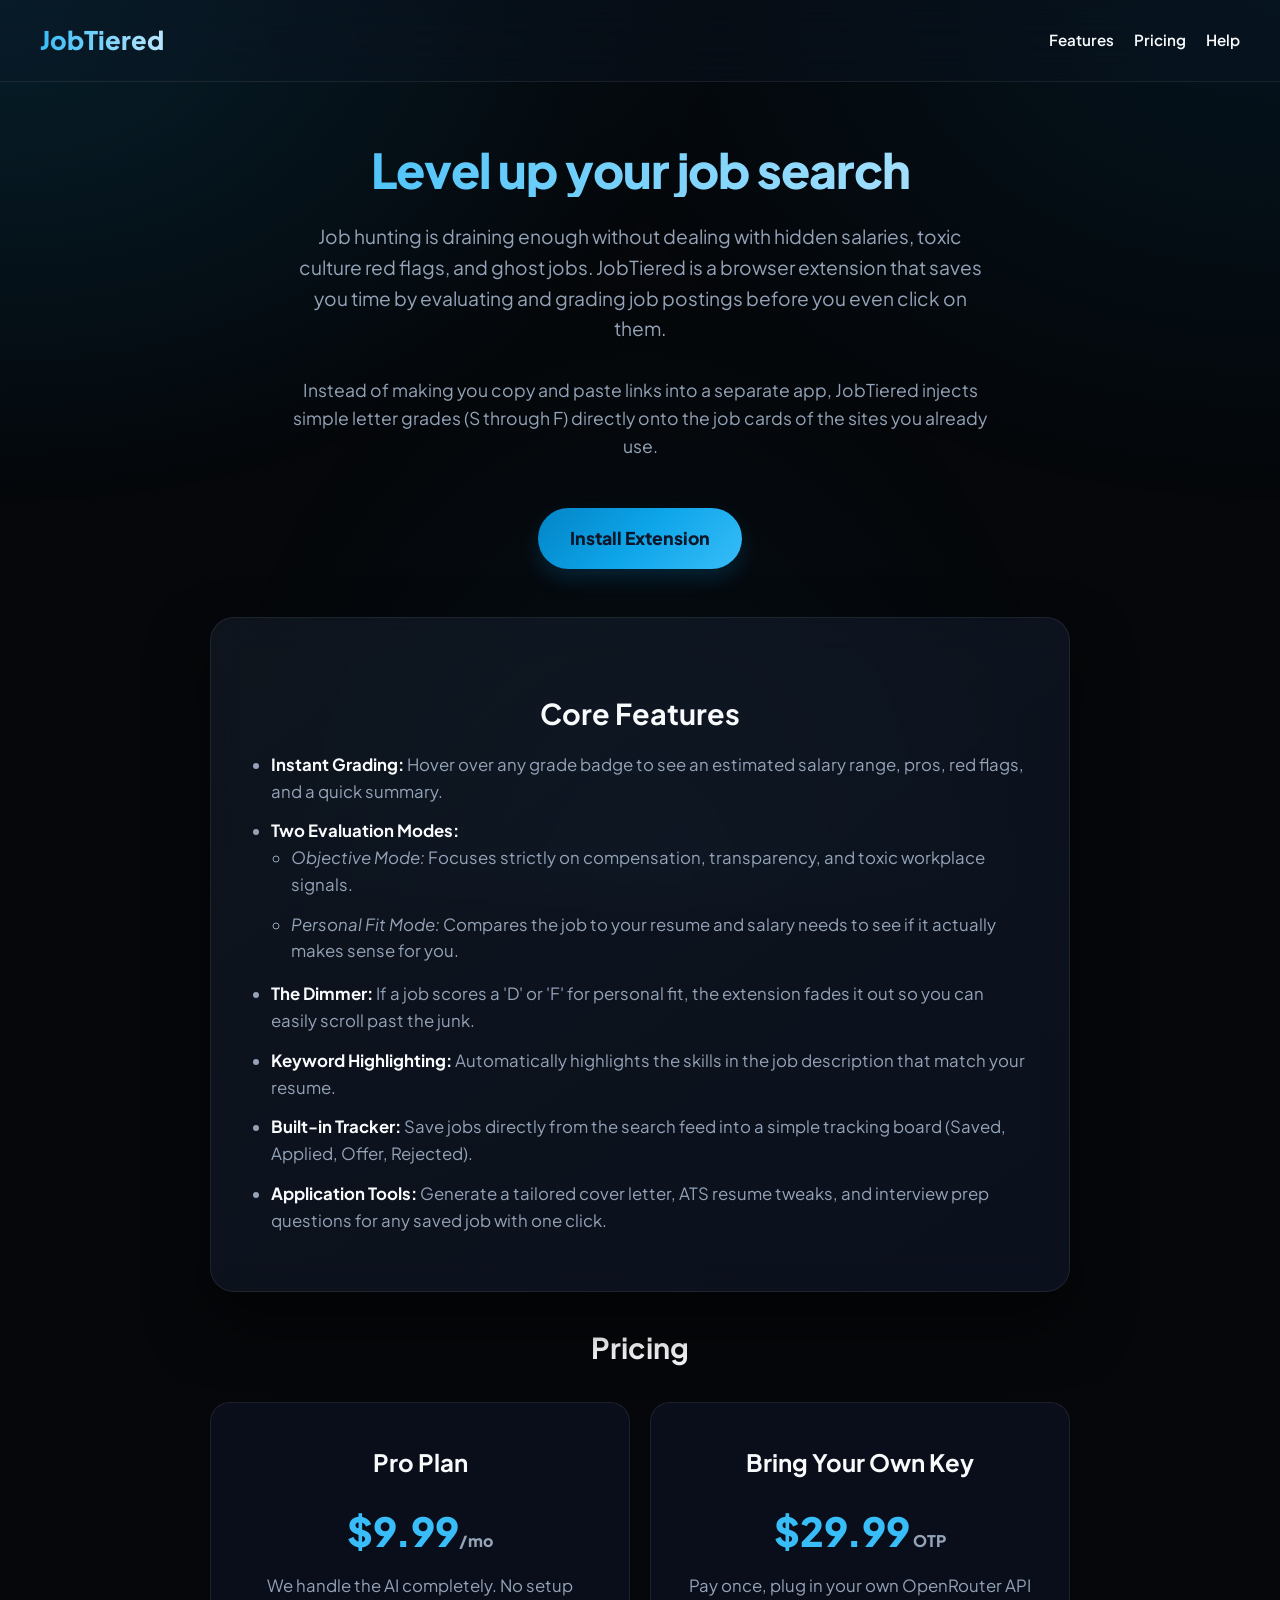
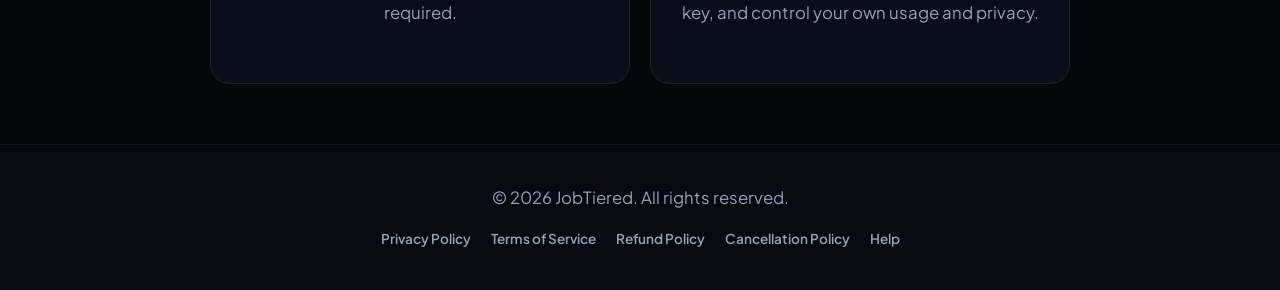
<file: index.html>
<!DOCTYPE html>
<html lang="en">
<head>
<meta charset="UTF-8">
<meta name="viewport" content="width=device-width, initial-scale=1.0">
<title>JobTiered - Evaluate Job Postings Instantly</title>
<style>
@import url('https://fonts.googleapis.com/css2?family=Plus+Jakarta+Sans:wght@400;500;600;700;800&display=swap');

:root {
    --text-main: #f8fafc;
    --text-muted: #94a3b8;
    --surface-glass: rgba(15, 23, 42, 0.45);
    --border-glass: rgba(255, 255, 255, 0.08);
    --border-highlight: rgba(56, 189, 248, 0.3);
    --gradient-primary: linear-gradient(135deg, #0284c7 0%, #0ea5e9 50%, #38bdf8 100%);
    --gradient-text: linear-gradient(to right, #38bdf8, #bae6fd);
}

* { box-sizing: border-box; margin: 0; padding: 0; -webkit-tap-highlight-color: transparent; }

html, body { width: 100%; max-width: 100vw; overflow-x: hidden; position: relative; }

body {
    font-family: 'Plus Jakarta Sans', sans-serif;
    color: var(--text-main);
    background-color: #05070a;
    min-height: 100dvh;
    display: flex;
    flex-direction: column;
    line-height: 1.6;
}

body::before {
    content: ''; position: fixed; top: 0; left: 0; right: 0; bottom: 0;
    width: 100%; height: 100%;
    background-image: radial-gradient(at 0% 0%, rgba(14, 165, 233, 0.15) 0, transparent 40%),
                      radial-gradient(at 100% 0%, rgba(2, 132, 199, 0.1) 0, transparent 40%),
                      radial-gradient(at 50% 100%, rgba(56, 189, 248, 0.05) 0, transparent 50%);
    background-repeat: no-repeat; background-size: cover; z-index: -10;
}

a { color: #38bdf8; text-decoration: none; transition: 0.2s; }
a:hover { color: #bae6fd; }

nav {
    padding: 20px 40px; display: flex; justify-content: space-between; align-items: center;
    background: rgba(15, 23, 42, 0.3); backdrop-filter: blur(20px); -webkit-backdrop-filter: blur(20px);
    border-bottom: 1px solid var(--border-glass); position: sticky; top: 0; z-index: 100;
}
.logo-text { font-size: 1.6rem; font-weight: 800; background: var(--gradient-text); -webkit-background-clip: text; -webkit-text-fill-color: transparent; text-decoration: none; }
.nav-links { display: flex; gap: 20px; align-items: center; }
.nav-link { color: var(--text-main); font-weight: 600; font-size: 0.95rem; }
.nav-link:hover { color: #38bdf8; }

.container { max-width: 900px; margin: 0 auto; padding: 60px 20px; flex: 1; width: 100%; }

.glass-panel {
    background: linear-gradient(145deg, rgba(30, 41, 59, 0.4) 0%, rgba(15, 23, 42, 0.6) 100%);
    backdrop-filter: blur(20px); -webkit-backdrop-filter: blur(20px); border: 1px solid var(--border-glass);
    border-radius: 24px; padding: 40px; box-shadow: 0 30px 60px rgba(0,0,0,0.5);
    margin-bottom: 30px;
}

.hero { text-align: center; margin-bottom: 3rem; }
h1 { font-size: 3rem; font-weight: 800; margin-bottom: 1.5rem; line-height: 1.15; letter-spacing: -1px; background: var(--gradient-text); -webkit-background-clip: text; -webkit-text-fill-color: transparent; }
h2 { font-size: 1.8rem; font-weight: 700; margin: 2rem 0 1rem; color: #f8fafc; text-align: center; }
h3 { font-size: 1.2rem; font-weight: 700; margin: 1.5rem 0 0.5rem; color: #38bdf8; }
p { margin-bottom: 1rem; color: var(--text-muted); font-size: 1.05rem; }
ul { margin-bottom: 1rem; color: var(--text-muted); padding-left: 20px; font-size: 1.05rem; }
li { margin-bottom: 0.8rem; }
strong { color: #f8fafc; }

.primary-btn {
    display: inline-block; background: var(--gradient-primary); color: #0f172a; border: none;
    padding: 16px 32px; font-size: 1.1rem; font-weight: 800; border-radius: 40px; cursor: pointer;
    transition: 0.3s; text-align: center; text-decoration: none; margin-top: 1rem; box-shadow: 0 10px 20px rgba(2, 132, 199, 0.2);
}
.primary-btn:hover { transform: translateY(-3px); box-shadow: 0 15px 40px rgba(14, 165, 233, 0.4); color: #0f172a; }

.pricing-grid { display: grid; grid-template-columns: 1fr 1fr; gap: 20px; margin-top: 2rem; }
.price-card { text-align: center; padding: 40px 30px; border-radius: 20px; background: rgba(15, 23, 42, 0.5); border: 1px solid var(--border-glass); display: flex; flex-direction: column; justify-content: center; }
.price-card h3 { color: #f8fafc; font-size: 1.5rem; margin-top: 0; }
.price-card .price { font-size: 2.5rem; font-weight: 800; color: #38bdf8; margin: 10px 0; }

.site-footer {
    padding: 40px 20px; margin-top: auto; text-align: center; border-top: 1px solid var(--border-glass);
    background: rgba(15, 23, 42, 0.2); color: var(--text-muted);
}
.footer-links { display: flex; justify-content: center; gap: 20px; flex-wrap: wrap; margin-top: 15px; }
.footer-links a { font-size: 0.85rem; color: var(--text-muted); font-weight: 600; }
.footer-links a:hover { color: #38bdf8; }

@media (max-width: 768px) {
    nav { padding: 15px; flex-direction: column; gap: 15px; }
    h1 { font-size: 2.2rem; }
    .pricing-grid { grid-template-columns: 1fr; }
    .glass-panel { padding: 25px; }
}
</style>
</head>
<body>
    <nav>
        <a href="/" class="logo-text">JobTiered</a>
        <div class="nav-links">
            <a href="#features" class="nav-link">Features</a>
            <a href="#pricing" class="nav-link">Pricing</a>
            <a href="/help/" class="nav-link">Help</a>
        </div>
    </nav>

    <div class="container">
        <div class="hero">
            <h1>Level up your job search</h1>
            <p style="font-size: 1.2rem; max-width: 700px; margin: 0 auto 2rem;">Job hunting is draining enough without dealing with hidden salaries, toxic culture red flags, and ghost jobs. JobTiered is a browser extension that saves you time by evaluating and grading job postings before you even click on them.</p>
            <p style="font-size: 1.1rem; max-width: 700px; margin: 0 auto 2rem;">Instead of making you copy and paste links into a separate app, JobTiered injects simple letter grades (S through F) directly onto the job cards of the sites you already use.</p>
            <a href="https://chrome.google.com/webstore" class="primary-btn">Install Extension</a>
        </div>

        <div class="glass-panel" id="features">
            <h2>Core Features</h2>
            <ul>
                <li><strong>Instant Grading:</strong> Hover over any grade badge to see an estimated salary range, pros, red flags, and a quick summary.</li>
                <li><strong>Two Evaluation Modes:</strong>
                    <ul>
                        <li><em>Objective Mode:</em> Focuses strictly on compensation, transparency, and toxic workplace signals.</li>
                        <li><em>Personal Fit Mode:</em> Compares the job to your resume and salary needs to see if it actually makes sense for you.</li>
                    </ul>
                </li>
                <li><strong>The Dimmer:</strong> If a job scores a 'D' or 'F' for personal fit, the extension fades it out so you can easily scroll past the junk.</li>
                <li><strong>Keyword Highlighting:</strong> Automatically highlights the skills in the job description that match your resume.</li>
                <li><strong>Built-in Tracker:</strong> Save jobs directly from the search feed into a simple tracking board (Saved, Applied, Offer, Rejected).</li>
                <li><strong>Application Tools:</strong> Generate a tailored cover letter, ATS resume tweaks, and interview prep questions for any saved job with one click.</li>
            </ul>
        </div>

        <div id="pricing">
            <h2>Pricing</h2>
            <div class="pricing-grid">
                <div class="price-card">
                    <h3>Pro Plan</h3>
                    <div class="price">$9.99<span style="font-size:1rem;color:var(--text-muted);">/mo</span></div>
                    <p>We handle the AI completely. No setup required.</p>
                </div>
                <div class="price-card">
                    <h3>Bring Your Own Key</h3>
                    <div class="price">$29.99<span style="font-size:1rem;color:var(--text-muted);"> OTP</span></div>
                    <p>Pay once, plug in your own OpenRouter API key, and control your own usage and privacy.</p>
                </div>
            </div>
        </div>
    </div>

    <footer class="site-footer">
        <p>&copy; 2026 JobTiered. All rights reserved.</p>
        <div class="footer-links">
            <a href="/privacy/">Privacy Policy</a>
            <a href="/tos/">Terms of Service</a>
            <a href="/refund/">Refund Policy</a>
            <a href="/cancellation/">Cancellation Policy</a>
            <a href="/help/">Help</a>
        </div>
    </footer>
</body>
</html>
</file>
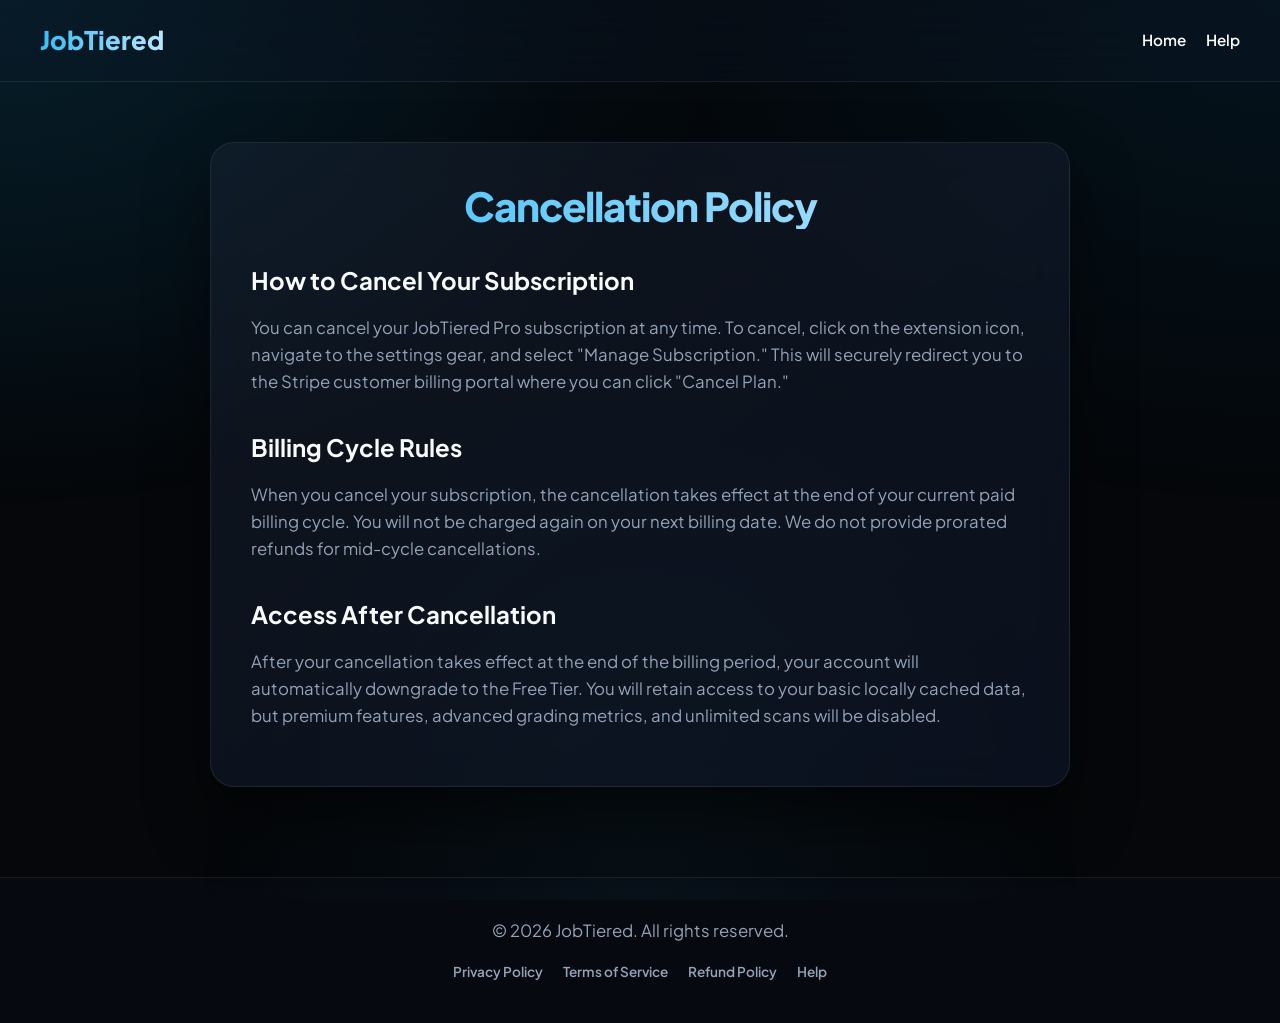
<file: cancellation/index.html>
<!DOCTYPE html>
<html lang="en">
<head>
<meta charset="UTF-8">
<meta name="viewport" content="width=device-width, initial-scale=1.0">
<title>Cancellation Policy - JobTiered</title>
<style>
@import url('https://fonts.googleapis.com/css2?family=Plus+Jakarta+Sans:wght@400;500;600;700;800&display=swap');

:root {
    --text-main: #f8fafc;
    --text-muted: #94a3b8;
    --surface-glass: rgba(15, 23, 42, 0.45);
    --border-glass: rgba(255, 255, 255, 0.08);
    --border-highlight: rgba(56, 189, 248, 0.3);
    --gradient-primary: linear-gradient(135deg, #0284c7 0%, #0ea5e9 50%, #38bdf8 100%);
    --gradient-text: linear-gradient(to right, #38bdf8, #bae6fd);
}

* { box-sizing: border-box; margin: 0; padding: 0; -webkit-tap-highlight-color: transparent; }

html, body { width: 100%; max-width: 100vw; overflow-x: hidden; position: relative; }

body {
    font-family: 'Plus Jakarta Sans', sans-serif;
    color: var(--text-main);
    background-color: #05070a;
    min-height: 100dvh;
    display: flex;
    flex-direction: column;
    line-height: 1.6;
}

body::before {
    content: ''; position: fixed; top: 0; left: 0; right: 0; bottom: 0;
    width: 100%; height: 100%;
    background-image: radial-gradient(at 0% 0%, rgba(14, 165, 233, 0.15) 0, transparent 40%),
                      radial-gradient(at 100% 0%, rgba(2, 132, 199, 0.1) 0, transparent 40%),
                      radial-gradient(at 50% 100%, rgba(56, 189, 248, 0.05) 0, transparent 50%);
    background-repeat: no-repeat; background-size: cover; z-index: -10;
}

a { color: #38bdf8; text-decoration: none; transition: 0.2s; }
a:hover { color: #bae6fd; }

nav {
    padding: 20px 40px; display: flex; justify-content: space-between; align-items: center;
    background: rgba(15, 23, 42, 0.3); backdrop-filter: blur(20px); -webkit-backdrop-filter: blur(20px);
    border-bottom: 1px solid var(--border-glass); position: sticky; top: 0; z-index: 100;
}
.logo-text { font-size: 1.6rem; font-weight: 800; background: var(--gradient-text); -webkit-background-clip: text; -webkit-text-fill-color: transparent; text-decoration: none; }
.nav-links { display: flex; gap: 20px; align-items: center; }
.nav-link { color: var(--text-main); font-weight: 600; font-size: 0.95rem; }
.nav-link:hover { color: #38bdf8; }

.container { max-width: 900px; margin: 0 auto; padding: 60px 20px; flex: 1; width: 100%; }

.glass-panel {
    background: linear-gradient(145deg, rgba(30, 41, 59, 0.4) 0%, rgba(15, 23, 42, 0.6) 100%);
    backdrop-filter: blur(20px); -webkit-backdrop-filter: blur(20px); border: 1px solid var(--border-glass);
    border-radius: 24px; padding: 40px; box-shadow: 0 30px 60px rgba(0,0,0,0.5);
    margin-bottom: 30px;
}

h1 { font-size: 2.5rem; font-weight: 800; margin-bottom: 1.5rem; line-height: 1.15; letter-spacing: -1px; background: var(--gradient-text); -webkit-background-clip: text; -webkit-text-fill-color: transparent; text-align: center; }
h2 { font-size: 1.5rem; font-weight: 700; margin: 2rem 0 1rem; color: #f8fafc; }
p { margin-bottom: 1rem; color: var(--text-muted); font-size: 1.05rem; }

.site-footer {
    padding: 40px 20px; margin-top: auto; text-align: center; border-top: 1px solid var(--border-glass);
    background: rgba(15, 23, 42, 0.2); color: var(--text-muted);
}
.footer-links { display: flex; justify-content: center; gap: 20px; flex-wrap: wrap; margin-top: 15px; }
.footer-links a { font-size: 0.85rem; color: var(--text-muted); font-weight: 600; }
.footer-links a:hover { color: #38bdf8; }

@media (max-width: 768px) {
    nav { padding: 15px; flex-direction: column; gap: 15px; }
    h1 { font-size: 2rem; }
    .glass-panel { padding: 25px; }
}
</style>
</head>
<body>
    <nav>
        <a href="/" class="logo-text">JobTiered</a>
        <div class="nav-links">
            <a href="/" class="nav-link">Home</a>
            <a href="/help/" class="nav-link">Help</a>
        </div>
    </nav>

    <div class="container">
        <div class="glass-panel">
            <h1>Cancellation Policy</h1>

            <h2>How to Cancel Your Subscription</h2>
            <p>You can cancel your JobTiered Pro subscription at any time. To cancel, click on the extension icon, navigate to the settings gear, and select "Manage Subscription." This will securely redirect you to the Stripe customer billing portal where you can click "Cancel Plan."</p>

            <h2>Billing Cycle Rules</h2>
            <p>When you cancel your subscription, the cancellation takes effect at the end of your current paid billing cycle. You will not be charged again on your next billing date. We do not provide prorated refunds for mid-cycle cancellations.</p>

            <h2>Access After Cancellation</h2>
            <p>After your cancellation takes effect at the end of the billing period, your account will automatically downgrade to the Free Tier. You will retain access to your basic locally cached data, but premium features, advanced grading metrics, and unlimited scans will be disabled.</p>
        </div>
    </div>

    <footer class="site-footer">
        <p>&copy; 2026 JobTiered. All rights reserved.</p>
        <div class="footer-links">
            <a href="/privacy/">Privacy Policy</a>
            <a href="/tos/">Terms of Service</a>
            <a href="/refund/">Refund Policy</a>
            <a href="/help/">Help</a>
        </div>
    </footer>
</body>
</html>
</file>
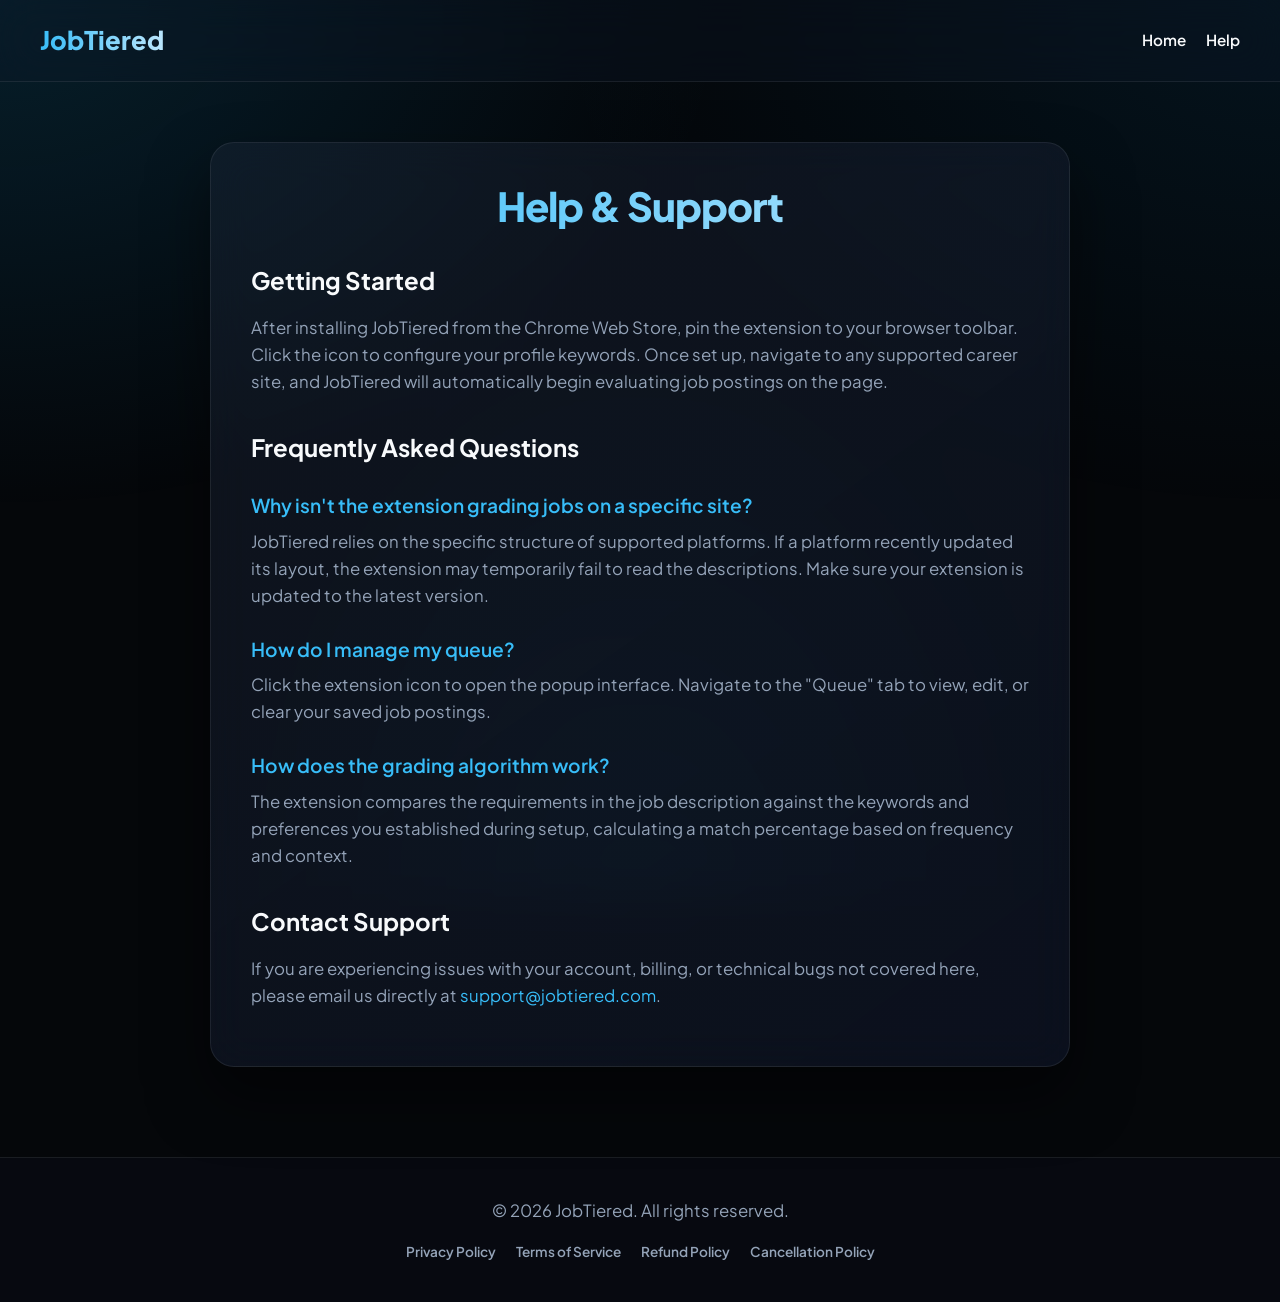
<file: help/index.html>
<!DOCTYPE html>
<html lang="en">
<head>
<meta charset="UTF-8">
<meta name="viewport" content="width=device-width, initial-scale=1.0">
<title>Help & Support - JobTiered</title>
<style>
@import url('https://fonts.googleapis.com/css2?family=Plus+Jakarta+Sans:wght@400;500;600;700;800&display=swap');

:root {
    --text-main: #f8fafc;
    --text-muted: #94a3b8;
    --surface-glass: rgba(15, 23, 42, 0.45);
    --border-glass: rgba(255, 255, 255, 0.08);
    --border-highlight: rgba(56, 189, 248, 0.3);
    --gradient-primary: linear-gradient(135deg, #0284c7 0%, #0ea5e9 50%, #38bdf8 100%);
    --gradient-text: linear-gradient(to right, #38bdf8, #bae6fd);
}

* { box-sizing: border-box; margin: 0; padding: 0; -webkit-tap-highlight-color: transparent; }

html, body { width: 100%; max-width: 100vw; overflow-x: hidden; position: relative; }

body {
    font-family: 'Plus Jakarta Sans', sans-serif;
    color: var(--text-main);
    background-color: #05070a;
    min-height: 100dvh;
    display: flex;
    flex-direction: column;
    line-height: 1.6;
}

body::before {
    content: ''; position: fixed; top: 0; left: 0; right: 0; bottom: 0;
    width: 100%; height: 100%;
    background-image: radial-gradient(at 0% 0%, rgba(14, 165, 233, 0.15) 0, transparent 40%),
                      radial-gradient(at 100% 0%, rgba(2, 132, 199, 0.1) 0, transparent 40%),
                      radial-gradient(at 50% 100%, rgba(56, 189, 248, 0.05) 0, transparent 50%);
    background-repeat: no-repeat; background-size: cover; z-index: -10;
}

a { color: #38bdf8; text-decoration: none; transition: 0.2s; }
a:hover { color: #bae6fd; }

nav {
    padding: 20px 40px; display: flex; justify-content: space-between; align-items: center;
    background: rgba(15, 23, 42, 0.3); backdrop-filter: blur(20px); -webkit-backdrop-filter: blur(20px);
    border-bottom: 1px solid var(--border-glass); position: sticky; top: 0; z-index: 100;
}
.logo-text { font-size: 1.6rem; font-weight: 800; background: var(--gradient-text); -webkit-background-clip: text; -webkit-text-fill-color: transparent; text-decoration: none; }
.nav-links { display: flex; gap: 20px; align-items: center; }
.nav-link { color: var(--text-main); font-weight: 600; font-size: 0.95rem; }
.nav-link:hover { color: #38bdf8; }

.container { max-width: 900px; margin: 0 auto; padding: 60px 20px; flex: 1; width: 100%; }

.glass-panel {
    background: linear-gradient(145deg, rgba(30, 41, 59, 0.4) 0%, rgba(15, 23, 42, 0.6) 100%);
    backdrop-filter: blur(20px); -webkit-backdrop-filter: blur(20px); border: 1px solid var(--border-glass);
    border-radius: 24px; padding: 40px; box-shadow: 0 30px 60px rgba(0,0,0,0.5);
    margin-bottom: 30px;
}

h1 { font-size: 2.5rem; font-weight: 800; margin-bottom: 1.5rem; line-height: 1.15; letter-spacing: -1px; background: var(--gradient-text); -webkit-background-clip: text; -webkit-text-fill-color: transparent; text-align: center; }
h2 { font-size: 1.5rem; font-weight: 700; margin: 2rem 0 1rem; color: #f8fafc; }
h3 { font-size: 1.2rem; font-weight: 600; margin: 1.5rem 0 0.5rem; color: #38bdf8; }
p { margin-bottom: 1rem; color: var(--text-muted); font-size: 1.05rem; }

.site-footer {
    padding: 40px 20px; margin-top: auto; text-align: center; border-top: 1px solid var(--border-glass);
    background: rgba(15, 23, 42, 0.2); color: var(--text-muted);
}
.footer-links { display: flex; justify-content: center; gap: 20px; flex-wrap: wrap; margin-top: 15px; }
.footer-links a { font-size: 0.85rem; color: var(--text-muted); font-weight: 600; }
.footer-links a:hover { color: #38bdf8; }

@media (max-width: 768px) {
    nav { padding: 15px; flex-direction: column; gap: 15px; }
    h1 { font-size: 2rem; }
    .glass-panel { padding: 25px; }
}
</style>
</head>
<body>
    <nav>
        <a href="/" class="logo-text">JobTiered</a>
        <div class="nav-links">
            <a href="/" class="nav-link">Home</a>
            <a href="/help/" class="nav-link">Help</a>
        </div>
    </nav>

    <div class="container">
        <div class="glass-panel">
            <h1>Help & Support</h1>

            <h2>Getting Started</h2>
            <p>After installing JobTiered from the Chrome Web Store, pin the extension to your browser toolbar. Click the icon to configure your profile keywords. Once set up, navigate to any supported career site, and JobTiered will automatically begin evaluating job postings on the page.</p>

            <h2>Frequently Asked Questions</h2>
            
            <h3>Why isn't the extension grading jobs on a specific site?</h3>
            <p>JobTiered relies on the specific structure of supported platforms. If a platform recently updated its layout, the extension may temporarily fail to read the descriptions. Make sure your extension is updated to the latest version.</p>

            <h3>How do I manage my queue?</h3>
            <p>Click the extension icon to open the popup interface. Navigate to the "Queue" tab to view, edit, or clear your saved job postings.</p>

            <h3>How does the grading algorithm work?</h3>
            <p>The extension compares the requirements in the job description against the keywords and preferences you established during setup, calculating a match percentage based on frequency and context.</p>

            <h2>Contact Support</h2>
            <p>If you are experiencing issues with your account, billing, or technical bugs not covered here, please email us directly at <a href="mailto:support@jobtiered.com">support@jobtiered.com</a>.</p>
        </div>
    </div>

    <footer class="site-footer">
        <p>&copy; 2026 JobTiered. All rights reserved.</p>
        <div class="footer-links">
            <a href="/privacy/">Privacy Policy</a>
            <a href="/tos/">Terms of Service</a>
            <a href="/refund/">Refund Policy</a>
            <a href="/cancellation/">Cancellation Policy</a>
        </div>
    </footer>
</body>
</html>
</file>
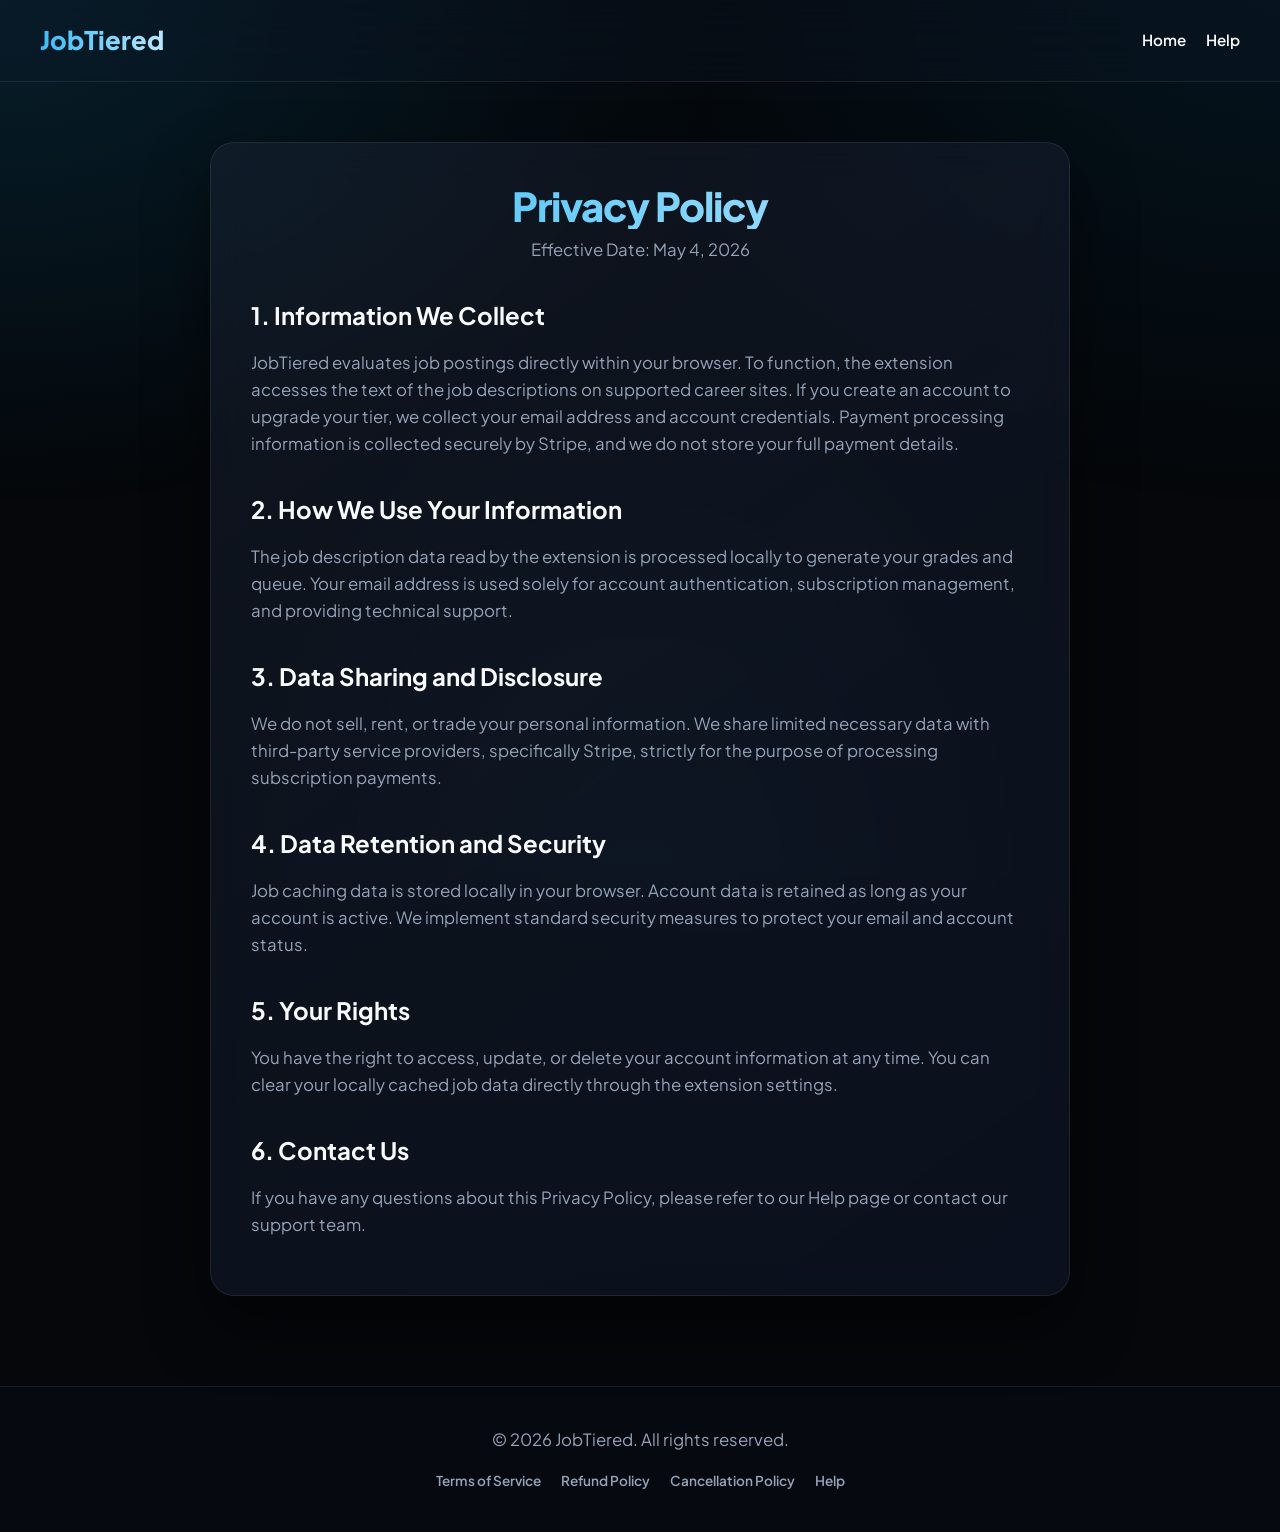
<file: privacy/index.html>
<!DOCTYPE html>
<html lang="en">
<head>
<meta charset="UTF-8">
<meta name="viewport" content="width=device-width, initial-scale=1.0">
<title>Privacy Policy - JobTiered</title>
<style>
@import url('https://fonts.googleapis.com/css2?family=Plus+Jakarta+Sans:wght@400;500;600;700;800&display=swap');

:root {
    --text-main: #f8fafc;
    --text-muted: #94a3b8;
    --surface-glass: rgba(15, 23, 42, 0.45);
    --border-glass: rgba(255, 255, 255, 0.08);
    --border-highlight: rgba(56, 189, 248, 0.3);
    --gradient-primary: linear-gradient(135deg, #0284c7 0%, #0ea5e9 50%, #38bdf8 100%);
    --gradient-text: linear-gradient(to right, #38bdf8, #bae6fd);
}

* { box-sizing: border-box; margin: 0; padding: 0; -webkit-tap-highlight-color: transparent; }

html, body { width: 100%; max-width: 100vw; overflow-x: hidden; position: relative; }

body {
    font-family: 'Plus Jakarta Sans', sans-serif;
    color: var(--text-main);
    background-color: #05070a;
    min-height: 100dvh;
    display: flex;
    flex-direction: column;
    line-height: 1.6;
}

body::before {
    content: ''; position: fixed; top: 0; left: 0; right: 0; bottom: 0;
    width: 100%; height: 100%;
    background-image: radial-gradient(at 0% 0%, rgba(14, 165, 233, 0.15) 0, transparent 40%),
                      radial-gradient(at 100% 0%, rgba(2, 132, 199, 0.1) 0, transparent 40%),
                      radial-gradient(at 50% 100%, rgba(56, 189, 248, 0.05) 0, transparent 50%);
    background-repeat: no-repeat; background-size: cover; z-index: -10;
}

a { color: #38bdf8; text-decoration: none; transition: 0.2s; }
a:hover { color: #bae6fd; }

nav {
    padding: 20px 40px; display: flex; justify-content: space-between; align-items: center;
    background: rgba(15, 23, 42, 0.3); backdrop-filter: blur(20px); -webkit-backdrop-filter: blur(20px);
    border-bottom: 1px solid var(--border-glass); position: sticky; top: 0; z-index: 100;
}
.logo-text { font-size: 1.6rem; font-weight: 800; background: var(--gradient-text); -webkit-background-clip: text; -webkit-text-fill-color: transparent; text-decoration: none; }
.nav-links { display: flex; gap: 20px; align-items: center; }
.nav-link { color: var(--text-main); font-weight: 600; font-size: 0.95rem; }
.nav-link:hover { color: #38bdf8; }

.container { max-width: 900px; margin: 0 auto; padding: 60px 20px; flex: 1; width: 100%; }

.glass-panel {
    background: linear-gradient(145deg, rgba(30, 41, 59, 0.4) 0%, rgba(15, 23, 42, 0.6) 100%);
    backdrop-filter: blur(20px); -webkit-backdrop-filter: blur(20px); border: 1px solid var(--border-glass);
    border-radius: 24px; padding: 40px; box-shadow: 0 30px 60px rgba(0,0,0,0.5);
    margin-bottom: 30px;
}

h1 { font-size: 2.5rem; font-weight: 800; margin-bottom: 0.5rem; line-height: 1.15; letter-spacing: -1px; background: var(--gradient-text); -webkit-background-clip: text; -webkit-text-fill-color: transparent; text-align: center; }
h2 { font-size: 1.5rem; font-weight: 700; margin: 2rem 0 1rem; color: #f8fafc; }
p { margin-bottom: 1rem; color: var(--text-muted); font-size: 1.05rem; }

.site-footer {
    padding: 40px 20px; margin-top: auto; text-align: center; border-top: 1px solid var(--border-glass);
    background: rgba(15, 23, 42, 0.2); color: var(--text-muted);
}
.footer-links { display: flex; justify-content: center; gap: 20px; flex-wrap: wrap; margin-top: 15px; }
.footer-links a { font-size: 0.85rem; color: var(--text-muted); font-weight: 600; }
.footer-links a:hover { color: #38bdf8; }

@media (max-width: 768px) {
    nav { padding: 15px; flex-direction: column; gap: 15px; }
    h1 { font-size: 2rem; }
    .glass-panel { padding: 25px; }
}
</style>
</head>
<body>
    <nav>
        <a href="/" class="logo-text">JobTiered</a>
        <div class="nav-links">
            <a href="/" class="nav-link">Home</a>
            <a href="/help/" class="nav-link">Help</a>
        </div>
    </nav>

    <div class="container">
        <div class="glass-panel">
            <h1>Privacy Policy</h1>
            <p style="text-align: center; margin-bottom: 2rem;">Effective Date: May 4, 2026</p>

            <h2>1. Information We Collect</h2>
            <p>JobTiered evaluates job postings directly within your browser. To function, the extension accesses the text of the job descriptions on supported career sites. If you create an account to upgrade your tier, we collect your email address and account credentials. Payment processing information is collected securely by Stripe, and we do not store your full payment details.</p>

            <h2>2. How We Use Your Information</h2>
            <p>The job description data read by the extension is processed locally to generate your grades and queue. Your email address is used solely for account authentication, subscription management, and providing technical support.</p>

            <h2>3. Data Sharing and Disclosure</h2>
            <p>We do not sell, rent, or trade your personal information. We share limited necessary data with third-party service providers, specifically Stripe, strictly for the purpose of processing subscription payments.</p>

            <h2>4. Data Retention and Security</h2>
            <p>Job caching data is stored locally in your browser. Account data is retained as long as your account is active. We implement standard security measures to protect your email and account status.</p>

            <h2>5. Your Rights</h2>
            <p>You have the right to access, update, or delete your account information at any time. You can clear your locally cached job data directly through the extension settings.</p>

            <h2>6. Contact Us</h2>
            <p>If you have any questions about this Privacy Policy, please refer to our Help page or contact our support team.</p>
        </div>
    </div>

    <footer class="site-footer">
        <p>&copy; 2026 JobTiered. All rights reserved.</p>
        <div class="footer-links">
            <a href="/tos/">Terms of Service</a>
            <a href="/refund/">Refund Policy</a>
            <a href="/cancellation/">Cancellation Policy</a>
            <a href="/help/">Help</a>
        </div>
    </footer>
</body>
</html>
</file>
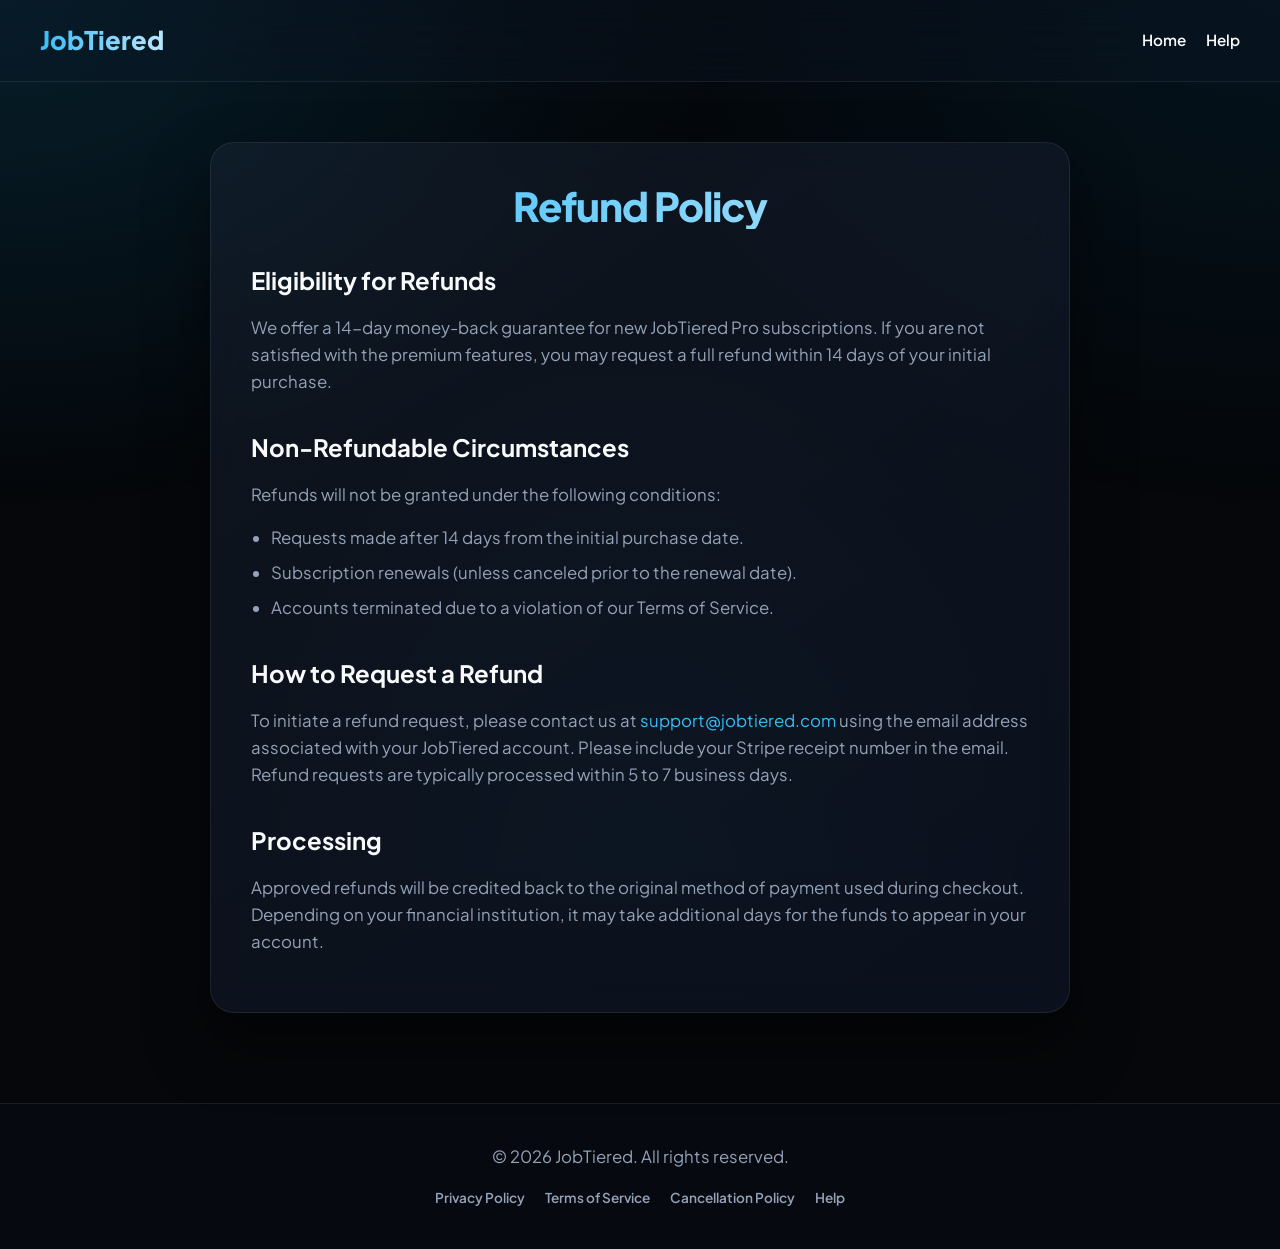
<file: refund/index.html>
<!DOCTYPE html>
<html lang="en">
<head>
<meta charset="UTF-8">
<meta name="viewport" content="width=device-width, initial-scale=1.0">
<title>Refund Policy - JobTiered</title>
<style>
@import url('https://fonts.googleapis.com/css2?family=Plus+Jakarta+Sans:wght@400;500;600;700;800&display=swap');

:root {
    --text-main: #f8fafc;
    --text-muted: #94a3b8;
    --surface-glass: rgba(15, 23, 42, 0.45);
    --border-glass: rgba(255, 255, 255, 0.08);
    --border-highlight: rgba(56, 189, 248, 0.3);
    --gradient-primary: linear-gradient(135deg, #0284c7 0%, #0ea5e9 50%, #38bdf8 100%);
    --gradient-text: linear-gradient(to right, #38bdf8, #bae6fd);
}

* { box-sizing: border-box; margin: 0; padding: 0; -webkit-tap-highlight-color: transparent; }

html, body { width: 100%; max-width: 100vw; overflow-x: hidden; position: relative; }

body {
    font-family: 'Plus Jakarta Sans', sans-serif;
    color: var(--text-main);
    background-color: #05070a;
    min-height: 100dvh;
    display: flex;
    flex-direction: column;
    line-height: 1.6;
}

body::before {
    content: ''; position: fixed; top: 0; left: 0; right: 0; bottom: 0;
    width: 100%; height: 100%;
    background-image: radial-gradient(at 0% 0%, rgba(14, 165, 233, 0.15) 0, transparent 40%),
                      radial-gradient(at 100% 0%, rgba(2, 132, 199, 0.1) 0, transparent 40%),
                      radial-gradient(at 50% 100%, rgba(56, 189, 248, 0.05) 0, transparent 50%);
    background-repeat: no-repeat; background-size: cover; z-index: -10;
}

a { color: #38bdf8; text-decoration: none; transition: 0.2s; }
a:hover { color: #bae6fd; }

nav {
    padding: 20px 40px; display: flex; justify-content: space-between; align-items: center;
    background: rgba(15, 23, 42, 0.3); backdrop-filter: blur(20px); -webkit-backdrop-filter: blur(20px);
    border-bottom: 1px solid var(--border-glass); position: sticky; top: 0; z-index: 100;
}
.logo-text { font-size: 1.6rem; font-weight: 800; background: var(--gradient-text); -webkit-background-clip: text; -webkit-text-fill-color: transparent; text-decoration: none; }
.nav-links { display: flex; gap: 20px; align-items: center; }
.nav-link { color: var(--text-main); font-weight: 600; font-size: 0.95rem; }
.nav-link:hover { color: #38bdf8; }

.container { max-width: 900px; margin: 0 auto; padding: 60px 20px; flex: 1; width: 100%; }

.glass-panel {
    background: linear-gradient(145deg, rgba(30, 41, 59, 0.4) 0%, rgba(15, 23, 42, 0.6) 100%);
    backdrop-filter: blur(20px); -webkit-backdrop-filter: blur(20px); border: 1px solid var(--border-glass);
    border-radius: 24px; padding: 40px; box-shadow: 0 30px 60px rgba(0,0,0,0.5);
    margin-bottom: 30px;
}

h1 { font-size: 2.5rem; font-weight: 800; margin-bottom: 1.5rem; line-height: 1.15; letter-spacing: -1px; background: var(--gradient-text); -webkit-background-clip: text; -webkit-text-fill-color: transparent; text-align: center; }
h2 { font-size: 1.5rem; font-weight: 700; margin: 2rem 0 1rem; color: #f8fafc; }
p { margin-bottom: 1rem; color: var(--text-muted); font-size: 1.05rem; }
ul { margin-bottom: 1rem; color: var(--text-muted); padding-left: 20px; font-size: 1.05rem; }
li { margin-bottom: 0.5rem; }

.site-footer {
    padding: 40px 20px; margin-top: auto; text-align: center; border-top: 1px solid var(--border-glass);
    background: rgba(15, 23, 42, 0.2); color: var(--text-muted);
}
.footer-links { display: flex; justify-content: center; gap: 20px; flex-wrap: wrap; margin-top: 15px; }
.footer-links a { font-size: 0.85rem; color: var(--text-muted); font-weight: 600; }
.footer-links a:hover { color: #38bdf8; }

@media (max-width: 768px) {
    nav { padding: 15px; flex-direction: column; gap: 15px; }
    h1 { font-size: 2rem; }
    .glass-panel { padding: 25px; }
}
</style>
</head>
<body>
    <nav>
        <a href="/" class="logo-text">JobTiered</a>
        <div class="nav-links">
            <a href="/" class="nav-link">Home</a>
            <a href="/help/" class="nav-link">Help</a>
        </div>
    </nav>

    <div class="container">
        <div class="glass-panel">
            <h1>Refund Policy</h1>

            <h2>Eligibility for Refunds</h2>
            <p>We offer a 14-day money-back guarantee for new JobTiered Pro subscriptions. If you are not satisfied with the premium features, you may request a full refund within 14 days of your initial purchase.</p>

            <h2>Non-Refundable Circumstances</h2>
            <p>Refunds will not be granted under the following conditions:</p>
            <ul>
                <li>Requests made after 14 days from the initial purchase date.</li>
                <li>Subscription renewals (unless canceled prior to the renewal date).</li>
                <li>Accounts terminated due to a violation of our Terms of Service.</li>
            </ul>

            <h2>How to Request a Refund</h2>
            <p>To initiate a refund request, please contact us at <a href="mailto:support@jobtiered.com">support@jobtiered.com</a> using the email address associated with your JobTiered account. Please include your Stripe receipt number in the email. Refund requests are typically processed within 5 to 7 business days.</p>

            <h2>Processing</h2>
            <p>Approved refunds will be credited back to the original method of payment used during checkout. Depending on your financial institution, it may take additional days for the funds to appear in your account.</p>
        </div>
    </div>

    <footer class="site-footer">
        <p>&copy; 2026 JobTiered. All rights reserved.</p>
        <div class="footer-links">
            <a href="/privacy/">Privacy Policy</a>
            <a href="/tos/">Terms of Service</a>
            <a href="/cancellation/">Cancellation Policy</a>
            <a href="/help/">Help</a>
        </div>
    </footer>
</body>
</html>
</file>
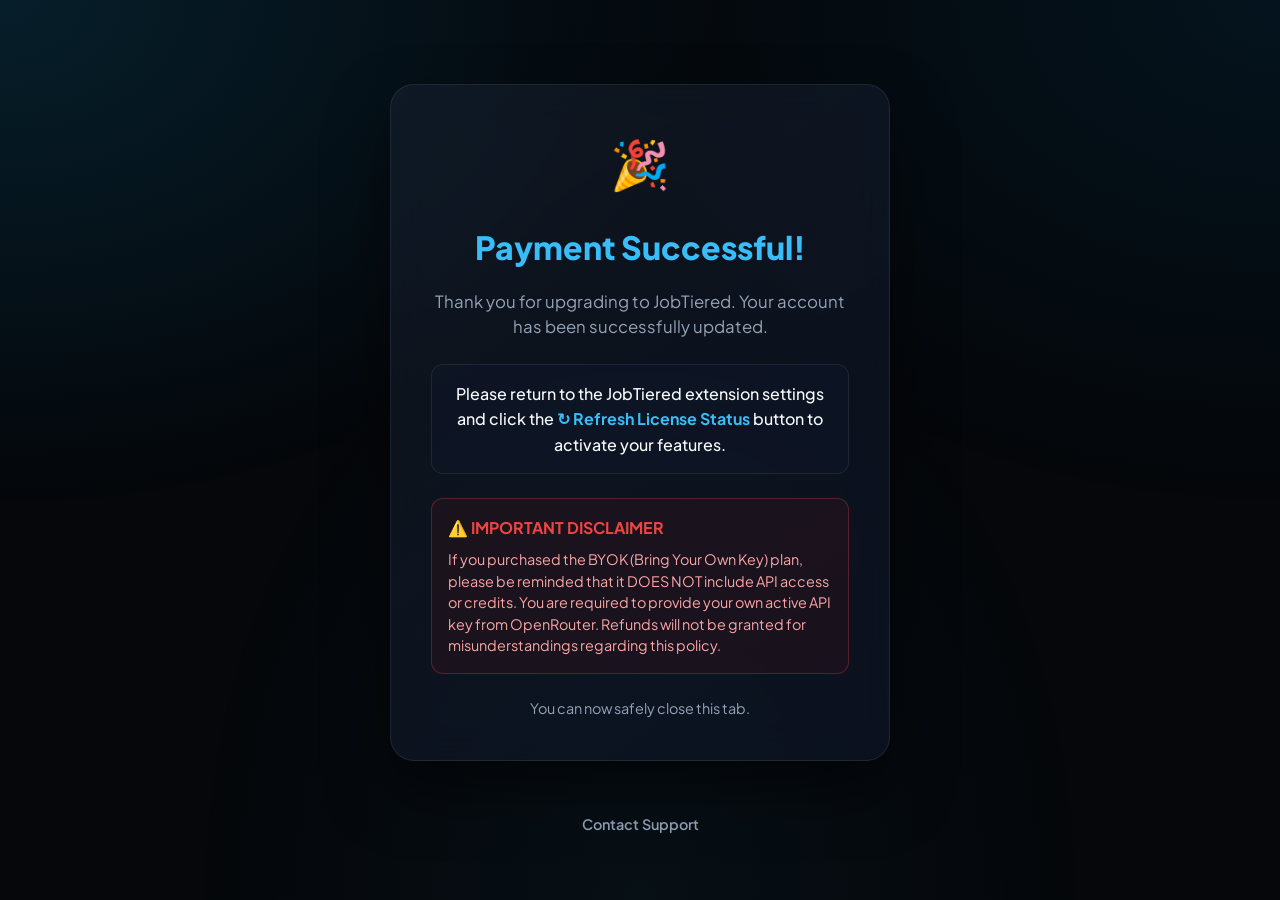
<file: success/index.html>
<!DOCTYPE html>
<html lang="en">
<head>
<meta charset="UTF-8">
<meta name="viewport" content="width=device-width, initial-scale=1.0">
<title>Payment Successful - JobTiered</title>
<style>
@import url('https://fonts.googleapis.com/css2?family=Plus+Jakarta+Sans:wght@400;500;600;700;800&display=swap');

:root {
    --text-main: #f8fafc;
    --text-muted: #94a3b8;
    --surface-glass: rgba(15, 23, 42, 0.45);
    --border-glass: rgba(255, 255, 255, 0.08);
    --border-highlight: rgba(56, 189, 248, 0.3);
    --gradient-primary: linear-gradient(135deg, #0284c7 0%, #0ea5e9 50%, #38bdf8 100%);
    --gradient-text: linear-gradient(to right, #38bdf8, #bae6fd);
}

* { box-sizing: border-box; margin: 0; padding: 0; -webkit-tap-highlight-color: transparent; }

html, body { width: 100%; max-width: 100vw; overflow-x: hidden; position: relative; }

body {
    font-family: 'Plus Jakarta Sans', sans-serif;
    color: var(--text-main);
    background-color: #05070a;
    min-height: 100dvh;
    display: flex;
    flex-direction: column;
    justify-content: center;
    align-items: center;
    line-height: 1.6;
}

body::before {
    content: ''; position: fixed; top: 0; left: 0; right: 0; bottom: 0;
    width: 100%; height: 100%;
    background-image: radial-gradient(at 0% 0%, rgba(14, 165, 233, 0.15) 0, transparent 40%),
                      radial-gradient(at 100% 0%, rgba(2, 132, 199, 0.1) 0, transparent 40%),
                      radial-gradient(at 50% 100%, rgba(56, 189, 248, 0.05) 0, transparent 50%);
    background-repeat: no-repeat; background-size: cover; z-index: -10;
}

a { color: #38bdf8; text-decoration: none; transition: 0.2s; }
a:hover { color: #bae6fd; }

.container {
    background: linear-gradient(145deg, rgba(30, 41, 59, 0.4) 0%, rgba(15, 23, 42, 0.6) 100%);
    backdrop-filter: blur(20px); -webkit-backdrop-filter: blur(20px); border: 1px solid var(--border-glass);
    border-radius: 24px; padding: 40px; box-shadow: 0 30px 60px rgba(0,0,0,0.5);
    max-width: 500px; text-align: center; margin: 20px;
}

.icon { font-size: 48px; margin-bottom: 20px; }
h1 { font-size: 2rem; font-weight: 800; margin-bottom: 1rem; color: #38bdf8; }
p { font-size: 1.05rem; color: var(--text-muted); line-height: 1.5; margin-bottom: 24px; }

.instruction {
    background: rgba(15, 23, 42, 0.5);
    padding: 16px; border-radius: 12px; font-weight: 500; color: #f8fafc;
    margin-bottom: 24px; border: 1px solid var(--border-glass);
}
.instruction strong { color: #38bdf8; }

.disclaimer {
    background: rgba(153, 27, 27, 0.1); border: 1px solid rgba(239, 68, 68, 0.3);
    padding: 16px; border-radius: 12px; margin-bottom: 24px; text-align: left;
}
.disclaimer h2 { color: #ef4444; font-size: 1rem; margin-top: 0; margin-bottom: 8px; font-weight: 700; }
.disclaimer p { color: #fca5a5; font-size: 0.9rem; margin: 0; }

.footer { margin-top: 32px; font-size: 0.9rem; }
.footer a { color: var(--text-muted); font-weight: 600; }
.footer a:hover { color: #38bdf8; }
</style>
</head>
<body>
    <div class="container">
        <div class="icon">🎉</div>
        <h1>Payment Successful!</h1>
        <p>Thank you for upgrading to JobTiered. Your account has been successfully updated.</p>
        <div class="instruction">
            Please return to the JobTiered extension settings and click the <strong>↻ Refresh License Status</strong> button to activate your features.
        </div>
        <div class="disclaimer">
            <h2>⚠️ IMPORTANT DISCLAIMER</h2>
            <p>If you purchased the BYOK (Bring Your Own Key) plan, please be reminded that it DOES NOT include API access or credits. You are required to provide your own active API key from OpenRouter. Refunds will not be granted for misunderstandings regarding this policy.</p>
        </div>
        <p style="font-size: 0.9rem; margin-bottom: 0;">You can now safely close this tab.</p>
    </div>
    <div class="footer">
        <a href="mailto:support@jobtiered.com">Contact Support</a>
    </div>
</body>
</html>
</file>
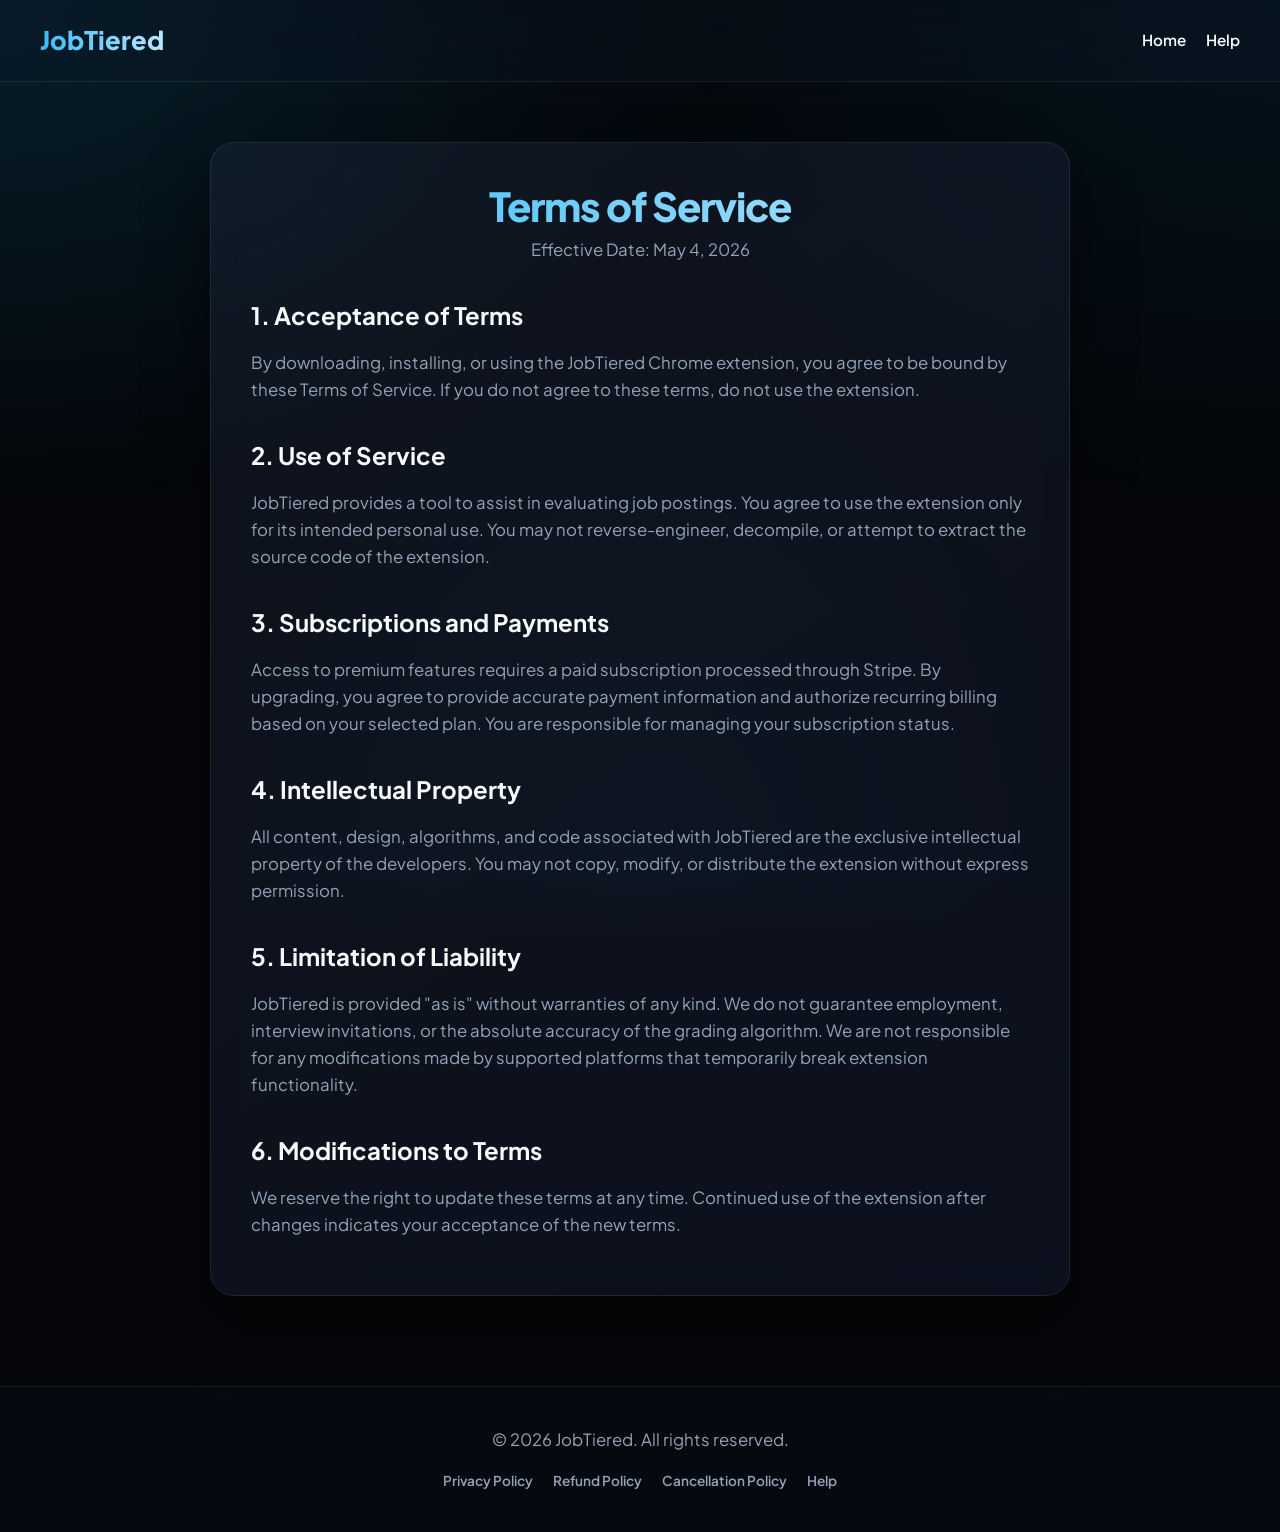
<file: tos/index.html>
<!DOCTYPE html>
<html lang="en">
<head>
<meta charset="UTF-8">
<meta name="viewport" content="width=device-width, initial-scale=1.0">
<title>Terms of Service - JobTiered</title>
<style>
@import url('https://fonts.googleapis.com/css2?family=Plus+Jakarta+Sans:wght@400;500;600;700;800&display=swap');

:root {
    --text-main: #f8fafc;
    --text-muted: #94a3b8;
    --surface-glass: rgba(15, 23, 42, 0.45);
    --border-glass: rgba(255, 255, 255, 0.08);
    --border-highlight: rgba(56, 189, 248, 0.3);
    --gradient-primary: linear-gradient(135deg, #0284c7 0%, #0ea5e9 50%, #38bdf8 100%);
    --gradient-text: linear-gradient(to right, #38bdf8, #bae6fd);
}

* { box-sizing: border-box; margin: 0; padding: 0; -webkit-tap-highlight-color: transparent; }

html, body { width: 100%; max-width: 100vw; overflow-x: hidden; position: relative; }

body {
    font-family: 'Plus Jakarta Sans', sans-serif;
    color: var(--text-main);
    background-color: #05070a;
    min-height: 100dvh;
    display: flex;
    flex-direction: column;
    line-height: 1.6;
}

body::before {
    content: ''; position: fixed; top: 0; left: 0; right: 0; bottom: 0;
    width: 100%; height: 100%;
    background-image: radial-gradient(at 0% 0%, rgba(14, 165, 233, 0.15) 0, transparent 40%),
                      radial-gradient(at 100% 0%, rgba(2, 132, 199, 0.1) 0, transparent 40%),
                      radial-gradient(at 50% 100%, rgba(56, 189, 248, 0.05) 0, transparent 50%);
    background-repeat: no-repeat; background-size: cover; z-index: -10;
}

a { color: #38bdf8; text-decoration: none; transition: 0.2s; }
a:hover { color: #bae6fd; }

nav {
    padding: 20px 40px; display: flex; justify-content: space-between; align-items: center;
    background: rgba(15, 23, 42, 0.3); backdrop-filter: blur(20px); -webkit-backdrop-filter: blur(20px);
    border-bottom: 1px solid var(--border-glass); position: sticky; top: 0; z-index: 100;
}
.logo-text { font-size: 1.6rem; font-weight: 800; background: var(--gradient-text); -webkit-background-clip: text; -webkit-text-fill-color: transparent; text-decoration: none; }
.nav-links { display: flex; gap: 20px; align-items: center; }
.nav-link { color: var(--text-main); font-weight: 600; font-size: 0.95rem; }
.nav-link:hover { color: #38bdf8; }

.container { max-width: 900px; margin: 0 auto; padding: 60px 20px; flex: 1; width: 100%; }

.glass-panel {
    background: linear-gradient(145deg, rgba(30, 41, 59, 0.4) 0%, rgba(15, 23, 42, 0.6) 100%);
    backdrop-filter: blur(20px); -webkit-backdrop-filter: blur(20px); border: 1px solid var(--border-glass);
    border-radius: 24px; padding: 40px; box-shadow: 0 30px 60px rgba(0,0,0,0.5);
    margin-bottom: 30px;
}

h1 { font-size: 2.5rem; font-weight: 800; margin-bottom: 0.5rem; line-height: 1.15; letter-spacing: -1px; background: var(--gradient-text); -webkit-background-clip: text; -webkit-text-fill-color: transparent; text-align: center; }
h2 { font-size: 1.5rem; font-weight: 700; margin: 2rem 0 1rem; color: #f8fafc; }
p { margin-bottom: 1rem; color: var(--text-muted); font-size: 1.05rem; }

.site-footer {
    padding: 40px 20px; margin-top: auto; text-align: center; border-top: 1px solid var(--border-glass);
    background: rgba(15, 23, 42, 0.2); color: var(--text-muted);
}
.footer-links { display: flex; justify-content: center; gap: 20px; flex-wrap: wrap; margin-top: 15px; }
.footer-links a { font-size: 0.85rem; color: var(--text-muted); font-weight: 600; }
.footer-links a:hover { color: #38bdf8; }

@media (max-width: 768px) {
    nav { padding: 15px; flex-direction: column; gap: 15px; }
    h1 { font-size: 2rem; }
    .glass-panel { padding: 25px; }
}
</style>
</head>
<body>
    <nav>
        <a href="/" class="logo-text">JobTiered</a>
        <div class="nav-links">
            <a href="/" class="nav-link">Home</a>
            <a href="/help/" class="nav-link">Help</a>
        </div>
    </nav>

    <div class="container">
        <div class="glass-panel">
            <h1>Terms of Service</h1>
            <p style="text-align: center; margin-bottom: 2rem;">Effective Date: May 4, 2026</p>

            <h2>1. Acceptance of Terms</h2>
            <p>By downloading, installing, or using the JobTiered Chrome extension, you agree to be bound by these Terms of Service. If you do not agree to these terms, do not use the extension.</p>

            <h2>2. Use of Service</h2>
            <p>JobTiered provides a tool to assist in evaluating job postings. You agree to use the extension only for its intended personal use. You may not reverse-engineer, decompile, or attempt to extract the source code of the extension.</p>

            <h2>3. Subscriptions and Payments</h2>
            <p>Access to premium features requires a paid subscription processed through Stripe. By upgrading, you agree to provide accurate payment information and authorize recurring billing based on your selected plan. You are responsible for managing your subscription status.</p>

            <h2>4. Intellectual Property</h2>
            <p>All content, design, algorithms, and code associated with JobTiered are the exclusive intellectual property of the developers. You may not copy, modify, or distribute the extension without express permission.</p>

            <h2>5. Limitation of Liability</h2>
            <p>JobTiered is provided "as is" without warranties of any kind. We do not guarantee employment, interview invitations, or the absolute accuracy of the grading algorithm. We are not responsible for any modifications made by supported platforms that temporarily break extension functionality.</p>

            <h2>6. Modifications to Terms</h2>
            <p>We reserve the right to update these terms at any time. Continued use of the extension after changes indicates your acceptance of the new terms.</p>
        </div>
    </div>

    <footer class="site-footer">
        <p>&copy; 2026 JobTiered. All rights reserved.</p>
        <div class="footer-links">
            <a href="/privacy/">Privacy Policy</a>
            <a href="/refund/">Refund Policy</a>
            <a href="/cancellation/">Cancellation Policy</a>
            <a href="/help/">Help</a>
        </div>
    </footer>
</body>
</html>
</file>
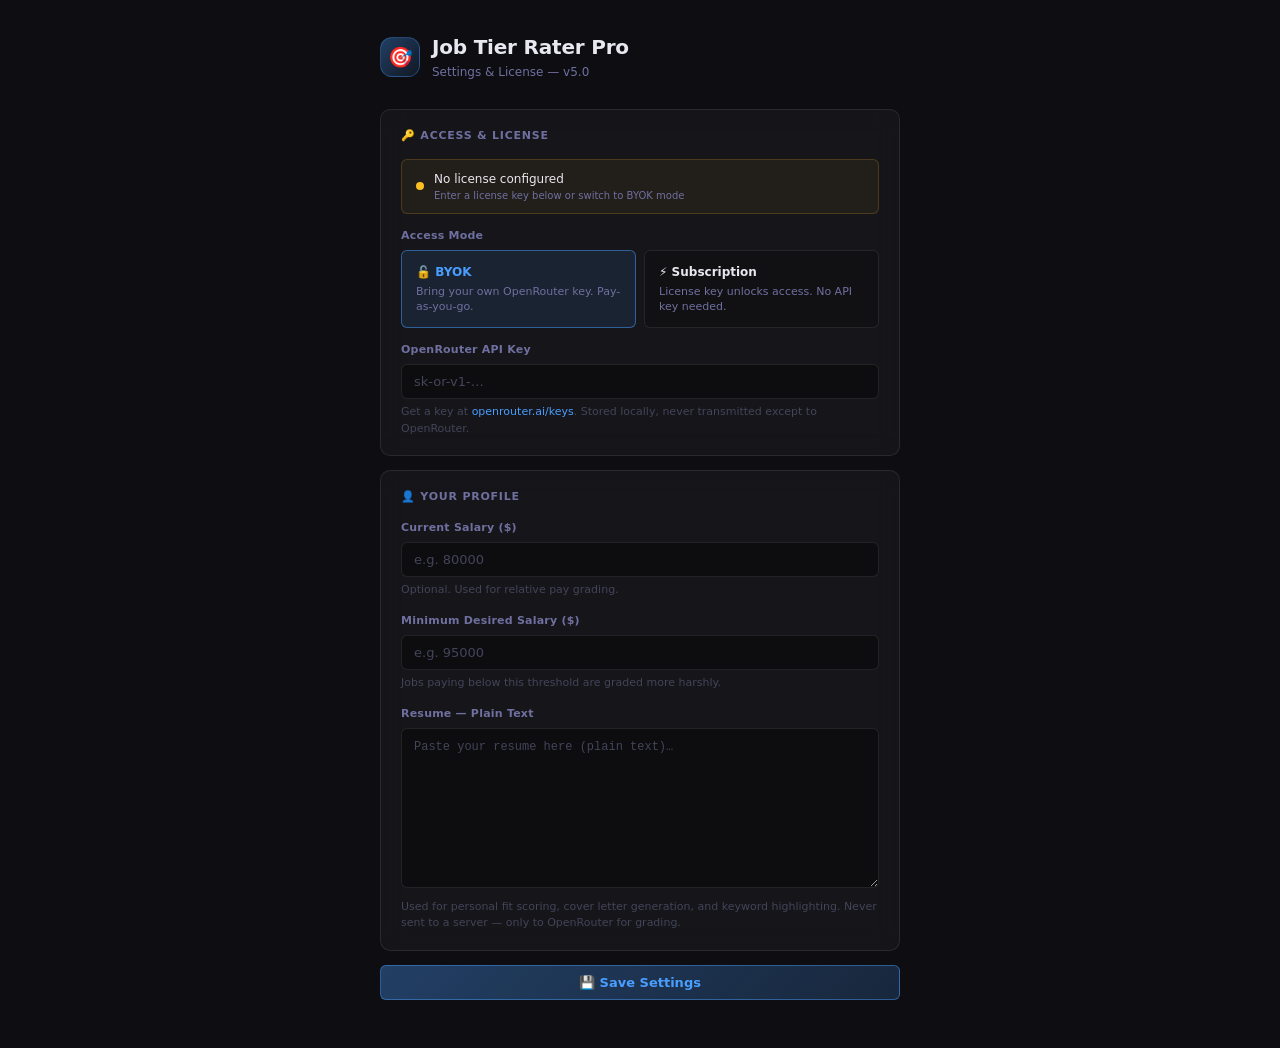
<file: options.html>
<!DOCTYPE html>
<html>
<head>
  <meta charset="UTF-8">
  <title>Job Tier Rater Pro — Settings</title>
  <style>
    * { box-sizing: border-box; margin: 0; padding: 0; }

    :root {
      --bg: #0d0d12;
      --surface: rgba(255,255,255,0.036);
      --surface-hover: rgba(255,255,255,0.06);
      --border: rgba(255,255,255,0.09);
      --border-focus: rgba(74,158,255,0.45);
      --text: #e8e8f0;
      --text-muted: #7070a0;
      --text-dim: #44445a;
      --accent: #4a9eff;
      --accent-glow: rgba(74,158,255,0.2);
      --green: #4ade80;
      --red: #f87171;
      --gold: #fbbf24;
      --radius: 10px;
      --radius-sm: 6px;
    }

    html { min-height: 100%; background: var(--bg); }

    body {
      max-width: 560px; margin: 0 auto; padding: 32px 20px 48px;
      font-family: system-ui, -apple-system, sans-serif;
      font-size: 13px; color: var(--text); line-height: 1.5;
      background: var(--bg);
    }

    /* ── PAGE HEADER ──────────────────────────────── */
    .page-header {
      display: flex; align-items: center; gap: 12px; margin-bottom: 28px;
    }
    .page-icon {
      width: 40px; height: 40px; border-radius: 12px;
      background: linear-gradient(135deg, rgba(74,158,255,0.35), rgba(74,158,255,0.08));
      border: 1px solid rgba(74,158,255,0.3);
      display: flex; align-items: center; justify-content: center; font-size: 20px;
      flex-shrink: 0;
    }
    .page-title { font-size: 20px; font-weight: 700; letter-spacing: -.01em; }
    .page-sub   { font-size: 12px; color: var(--text-muted); margin-top: 1px; }

    /* ── CARD ─────────────────────────────────────── */
    .card {
      background: var(--surface);
      border: 1px solid var(--border);
      border-radius: var(--radius);
      padding: 18px 20px; margin-bottom: 14px;
      backdrop-filter: blur(12px); -webkit-backdrop-filter: blur(12px);
    }
    .card-title {
      font-size: 11px; font-weight: 700; text-transform: uppercase;
      letter-spacing: .07em; color: var(--text-muted); margin-bottom: 14px;
      display: flex; align-items: center; gap: 6px;
    }
    .card-title .pill {
      font-size: 9px; padding: 1px 6px; border-radius: 8px;
      background: rgba(74,158,255,0.15); color: var(--accent);
      border: 1px solid rgba(74,158,255,0.25); text-transform: none;
      letter-spacing: .03em;
    }

    /* ── FORM ─────────────────────────────────────── */
    .field { margin-bottom: 14px; }
    .field:last-child { margin-bottom: 0; }

    label {
      display: block; font-size: 11px; font-weight: 600;
      color: var(--text-muted); margin-bottom: 6px; letter-spacing: .02em;
    }

    input[type="text"],
    input[type="password"],
    input[type="number"],
    input[type="email"],
    textarea,
    select {
      width: 100%; padding: 9px 12px;
      background: rgba(0,0,0,0.35); border: 1px solid var(--border);
      border-radius: var(--radius-sm); color: var(--text);
      font-family: inherit; font-size: 13px;
      transition: border-color 0.18s, box-shadow 0.18s;
    }

    input:focus, textarea:focus, select:focus {
      outline: none;
      border-color: var(--border-focus);
      box-shadow: 0 0 0 3px var(--accent-glow);
    }

    input::placeholder, textarea::placeholder { color: var(--text-dim); }

    textarea {
      height: 160px; resize: vertical; font-family: 'SF Mono', 'Consolas', monospace;
      font-size: 12px; line-height: 1.6;
    }

    select { cursor: pointer; }
    select option { background: #1a1a28; }

    .hint {
      font-size: 11px; color: var(--text-dim); margin-top: 5px; line-height: 1.5;
    }
    .hint a { color: var(--accent); text-decoration: none; }
    .hint a:hover { text-decoration: underline; }

    /* ── MODE TOGGLE ──────────────────────────────── */
    .mode-grid { display: grid; grid-template-columns: 1fr 1fr; gap: 8px; }
    .mode-card {
      border: 1px solid var(--border); border-radius: var(--radius-sm);
      padding: 12px 14px; cursor: pointer; transition: all 0.18s;
      background: rgba(0,0,0,0.2);
    }
    .mode-card:hover { border-color: rgba(74,158,255,0.3); background: rgba(74,158,255,0.05); }
    .mode-card.active {
      border-color: rgba(74,158,255,0.5); background: rgba(74,158,255,0.1);
    }
    .mode-card .mode-title { font-size: 12px; font-weight: 700; margin-bottom: 3px; }
    .mode-card .mode-desc  { font-size: 11px; color: var(--text-muted); line-height: 1.4; }
    .mode-card.active .mode-title { color: var(--accent); }

    /* ── LICENSE STATUS BOX ───────────────────────── */
    .status-box {
      display: flex; align-items: center; gap: 10px;
      padding: 10px 14px; border-radius: var(--radius-sm); margin-bottom: 14px;
      font-size: 12px;
    }
    .status-box.valid   { background: rgba(74,222,128,0.08); border: 1px solid rgba(74,222,128,0.2); }
    .status-box.invalid { background: rgba(248,113,113,0.08); border: 1px solid rgba(248,113,113,0.2); }
    .status-box.none    { background: rgba(251,191,36,0.06);  border: 1px solid rgba(251,191,36,0.18); }
    .status-box.byok    { background: rgba(74,158,255,0.08);  border: 1px solid rgba(74,158,255,0.2); }
    .status-dot { width: 8px; height: 8px; border-radius: 50%; flex-shrink: 0; }
    .status-box.valid   .status-dot { background: var(--green); box-shadow: 0 0 6px var(--green); }
    .status-box.invalid .status-dot { background: var(--red); }
    .status-box.none    .status-dot { background: var(--gold); }
    .status-box.byok    .status-dot { background: var(--accent); box-shadow: 0 0 6px var(--accent); }
    .status-text { flex: 1; color: var(--text); }
    .status-sub  { font-size: 10px; color: var(--text-muted); }

    /* ── BUTTONS ──────────────────────────────────── */
    .btn {
      display: inline-flex; align-items: center; justify-content: center; gap: 6px;
      padding: 9px 18px; border-radius: var(--radius-sm); cursor: pointer;
      font-size: 13px; font-weight: 600; font-family: inherit;
      border: 1px solid transparent; transition: all 0.18s ease;
    }
    .btn-block { width: 100%; }
    .btn-primary {
      background: linear-gradient(135deg, rgba(74,158,255,0.35), rgba(74,158,255,0.18));
      border-color: rgba(74,158,255,0.45); color: var(--accent);
    }
    .btn-primary:hover {
      background: linear-gradient(135deg, rgba(74,158,255,0.5), rgba(74,158,255,0.28));
      box-shadow: 0 4px 16px rgba(74,158,255,0.2);
    }
    .btn-ghost {
      background: var(--surface); border-color: var(--border); color: var(--text-muted);
    }
    .btn-ghost:hover { background: var(--surface-hover); color: var(--text); }
    .btn-danger {
      background: rgba(248,113,113,0.1); border-color: rgba(248,113,113,0.25); color: var(--red);
    }
    .btn-danger:hover { background: rgba(248,113,113,0.2); }
    .btn-sm { padding: 6px 12px; font-size: 11px; }
    .btn-row { display: flex; gap: 8px; margin-top: 4px; }

    /* ── SAVE BANNER ──────────────────────────────── */
    #saveBanner {
      display: none; position: fixed; bottom: 20px; left: 50%;
      transform: translateX(-50%); white-space: nowrap;
      padding: 10px 20px; border-radius: 20px;
      background: rgba(74,222,128,0.15); border: 1px solid rgba(74,222,128,0.35);
      color: var(--green); font-size: 12px; font-weight: 700;
      box-shadow: 0 8px 24px rgba(0,0,0,0.4); z-index: 999;
      animation: fadeIn .2s ease;
    }
    @keyframes fadeIn { from{opacity:0;transform:translateX(-50%) translateY(6px)} to{opacity:1;transform:translateX(-50%) translateY(0)} }

    #errBanner {
      display: none; margin-top: 10px; padding: 9px 12px;
      border-radius: var(--radius-sm);
      background: rgba(248,113,113,0.1); border: 1px solid rgba(248,113,113,0.25);
      color: var(--red); font-size: 12px;
    }

    /* ── DIVIDER ──────────────────────────────────── */
    .divider { height: 1px; background: var(--border); margin: 6px 0 14px; }

    /* ── VALIDATION SPINNER ───────────────────────── */
    @keyframes spin { to { transform: rotate(360deg); } }
    .spinner {
      display: inline-block; width: 12px; height: 12px; border-radius: 50%;
      border: 2px solid rgba(74,158,255,0.2); border-top-color: var(--accent);
      animation: spin .7s linear infinite; vertical-align: middle; margin-right: 4px;
    }
  </style>
</head>
<body>

  <div class="page-header">
    <div class="page-icon">🎯</div>
    <div>
      <div class="page-title">Job Tier Rater Pro</div>
      <div class="page-sub">Settings &amp; License — v5.0</div>
    </div>
  </div>

  <!-- ── LICENSE / ACCESS ─────────────────────────── -->
  <div class="card">
    <div class="card-title">🔑 Access &amp; License</div>

    <div id="licenseStatusBox" class="status-box none">
      <div class="status-dot"></div>
      <div>
        <div class="status-text" id="licenseStatusText">No license configured</div>
        <div class="status-sub" id="licenseStatusSub">Enter a license key below or switch to BYOK mode</div>
      </div>
    </div>

    <div class="field">
      <label>Access Mode</label>
      <div class="mode-grid">
        <div class="mode-card active" id="modeByok" data-mode="byok">
          <div class="mode-title">🔓 BYOK</div>
          <div class="mode-desc">Bring your own OpenRouter key. Pay-as-you-go.</div>
        </div>
        <div class="mode-card" id="modeSubscription" data-mode="subscription">
          <div class="mode-title">⚡ Subscription</div>
          <div class="mode-desc">License key unlocks access. No API key needed.</div>
        </div>
      </div>
    </div>

    <div id="byokSection">
      <div class="field">
        <label>OpenRouter API Key</label>
        <input type="password" id="apiKey" placeholder="sk-or-v1-…" autocomplete="off">
        <div class="hint">Get a key at <a href="https://openrouter.ai/keys" target="_blank">openrouter.ai/keys</a>. Stored locally, never transmitted except to OpenRouter.</div>
      </div>
    </div>

    <div id="subscriptionSection" style="display:none;">
      <div class="field">
        <label>Email</label>
        <input type="email" id="licenseEmail" placeholder="you@example.com">
      </div>
      <div class="field">
        <label>License Key</label>
        <input type="text" id="licenseKey" placeholder="XXXX-XXXX-XXXX-XXXX" autocomplete="off">
        <div class="hint">Purchase a license at <a href="https://jobtierpro.app" target="_blank">jobtierpro.app</a>.</div>
      </div>
      <div id="errBanner"></div>
      <div class="btn-row" style="margin-top:12px;">
        <button class="btn btn-primary btn-sm" id="validateLicenseBtn">✓ Validate License</button>
        <button class="btn btn-ghost btn-sm" id="clearLicenseBtn">Clear License</button>
      </div>
    </div>
  </div>

  <!-- ── PROFILE ──────────────────────────────────── -->
  <div class="card">
    <div class="card-title">👤 Your Profile</div>

    <div class="field">
      <label>Current Salary ($)</label>
      <input type="number" id="currentSalary" placeholder="e.g. 80000">
      <div class="hint">Optional. Used for relative pay grading.</div>
    </div>
    <div class="field">
      <label>Minimum Desired Salary ($)</label>
      <input type="number" id="minSalary" placeholder="e.g. 95000">
      <div class="hint">Jobs paying below this threshold are graded more harshly.</div>
    </div>
    <div class="field">
      <label>Resume — Plain Text</label>
      <textarea id="resumeText" placeholder="Paste your resume here (plain text)…"></textarea>
      <div class="hint">Used for personal fit scoring, cover letter generation, and keyword highlighting. Never sent to a server — only to OpenRouter for grading.</div>
    </div>
  </div>

  <!-- ── SAVE BUTTON ──────────────────────────────── -->
  <button class="btn btn-primary btn-block" id="saveSettings">💾 Save Settings</button>

  <div id="saveBanner">✓ Settings saved!</div>

  <script src="options.js"></script>
</body>
</html>
</file>
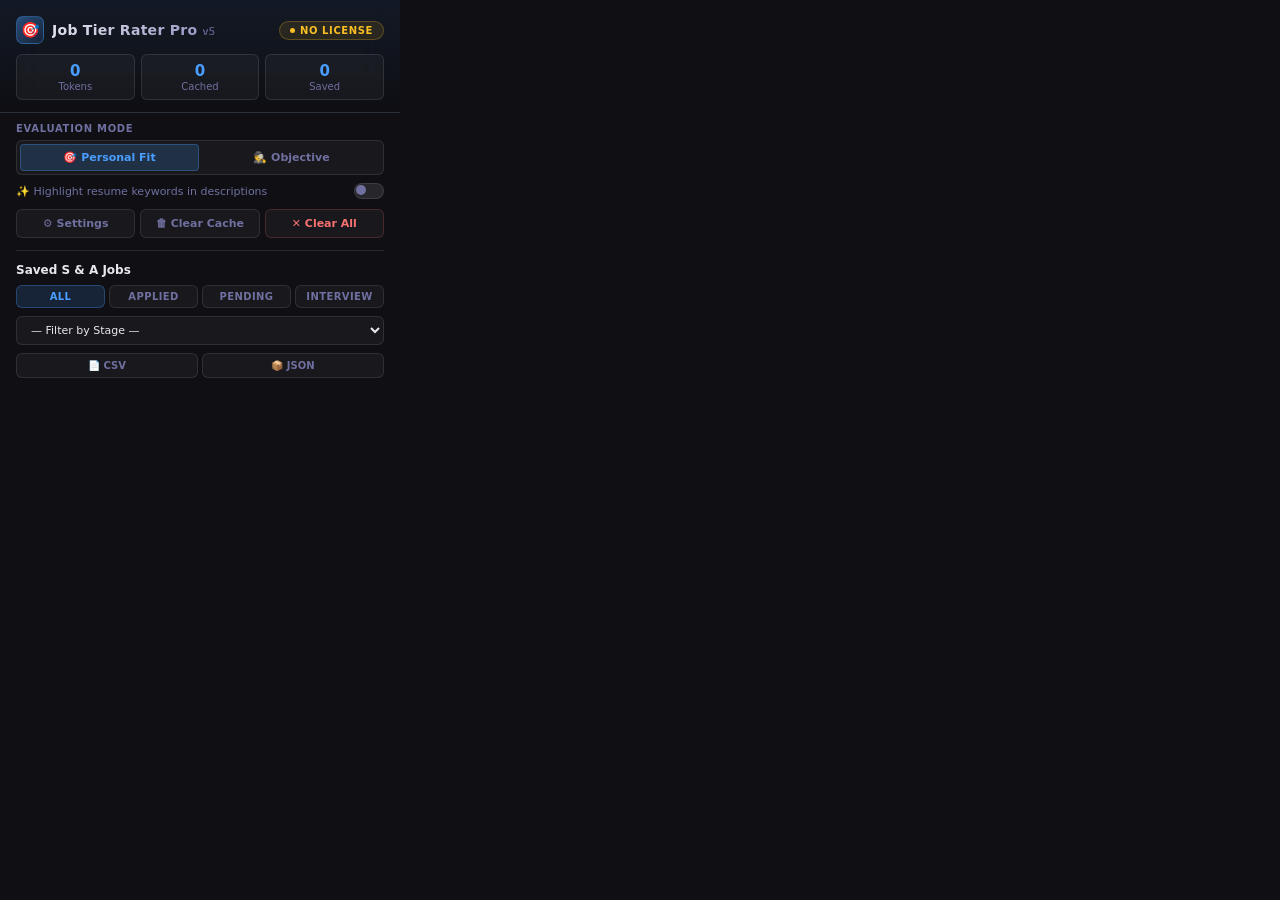
<file: popup.html>
<!DOCTYPE html>
<html>
<head>
  <meta charset="UTF-8">
  <style>
    * { box-sizing: border-box; margin: 0; padding: 0; }

    :root {
      --bg: #0f0f14;
      --glass: rgba(255,255,255,0.04);
      --glass-border: rgba(255,255,255,0.10);
      --glass-hover: rgba(255,255,255,0.07);
      --text: #e8e8f0;
      --text-muted: #7070a0;
      --text-dim: #50507a;
      --accent: #4a9eff;
      --accent-glow: rgba(74,158,255,0.25);
      --green: #4ade80;
      --red: #f87171;
      --gold: #fbbf24;
      --orange: #fb923c;
      --radius: 10px;
      --radius-sm: 6px;
    }

    body {
      width: 400px;
      min-height: 200px;
      max-height: 620px;
      overflow-y: auto;
      overflow-x: hidden;
      background: var(--bg);
      color: var(--text);
      font-family: system-ui, -apple-system, sans-serif;
      font-size: 13px;
      scrollbar-width: thin;
      scrollbar-color: rgba(255,255,255,0.12) transparent;
    }

    body::-webkit-scrollbar { width: 4px; }
    body::-webkit-scrollbar-track { background: transparent; }
    body::-webkit-scrollbar-thumb { background: rgba(255,255,255,0.12); border-radius: 2px; }

    /* ── HEADER ───────────────────────────────────── */
    .header {
      padding: 16px 16px 12px;
      background: linear-gradient(180deg, rgba(74,158,255,0.08) 0%, transparent 100%);
      border-bottom: 1px solid var(--glass-border);
      position: sticky; top: 0; z-index: 10;
      backdrop-filter: blur(20px); -webkit-backdrop-filter: blur(20px);
    }

    .header-top {
      display: flex; align-items: center; justify-content: space-between;
      margin-bottom: 10px;
    }

    .logo {
      display: flex; align-items: center; gap: 8px;
    }

    .logo-icon {
      width: 28px; height: 28px; border-radius: 7px;
      background: linear-gradient(135deg, rgba(74,158,255,0.4), rgba(74,158,255,0.1));
      border: 1px solid rgba(74,158,255,0.35);
      display: flex; align-items: center; justify-content: center;
      font-size: 15px;
    }

    .logo-text {
      font-size: 14px; font-weight: 700; letter-spacing: 0.02em;
      background: linear-gradient(135deg, #e8e8f0 0%, #9090c0 100%);
      -webkit-background-clip: text; -webkit-text-fill-color: transparent;
    }

    .logo-version {
      font-size: 10px; color: var(--text-dim); font-weight: 400;
      -webkit-text-fill-color: var(--text-dim); background: none;
    }

    /* ── LICENSE PILL ─────────────────────────────── */
    .license-pill {
      display: inline-flex; align-items: center; gap: 5px;
      padding: 3px 10px; border-radius: 20px; font-size: 10px; font-weight: 700;
      letter-spacing: 0.06em; text-transform: uppercase; cursor: pointer;
      transition: opacity 0.2s;
    }
    .license-pill:hover { opacity: 0.8; }
    .license-pill.valid   { background: rgba(74,222,128,0.12); border: 1px solid rgba(74,222,128,0.3); color: var(--green); }
    .license-pill.byok    { background: rgba(74,158,255,0.12); border: 1px solid rgba(74,158,255,0.3); color: var(--accent); }
    .license-pill.invalid { background: rgba(248,113,113,0.12); border: 1px solid rgba(248,113,113,0.3); color: var(--red); }
    .license-pill.none    { background: rgba(251,191,36,0.10); border: 1px solid rgba(251,191,36,0.25); color: var(--gold); }
    .license-pill .dot { width: 5px; height: 5px; border-radius: 50%; background: currentColor; }

    /* ── STAT ROW ─────────────────────────────────── */
    .stat-row {
      display: grid; grid-template-columns: 1fr 1fr 1fr;
      gap: 6px; margin-top: 0;
    }

    .stat-card {
      background: var(--glass); border: 1px solid var(--glass-border);
      border-radius: var(--radius-sm); padding: 7px 8px; text-align: center;
    }
    .stat-card .stat-val {
      font-size: 15px; font-weight: 700; color: var(--accent);
      font-variant-numeric: tabular-nums;
    }
    .stat-card .stat-lbl { font-size: 10px; color: var(--text-muted); margin-top: 1px; }

    /* ── MODE SELECTOR ────────────────────────────── */
    .mode-section { padding: 10px 16px 0; }

    .mode-label { font-size: 10px; font-weight: 700; color: var(--text-muted); text-transform: uppercase; letter-spacing: 0.07em; margin-bottom: 6px; }

    .mode-toggle {
      display: flex; gap: 4px; background: var(--glass);
      border: 1px solid var(--glass-border); border-radius: var(--radius-sm);
      padding: 3px;
    }

    .mode-btn {
      flex: 1; padding: 6px 4px; border: none; border-radius: 4px;
      background: transparent; color: var(--text-muted); cursor: pointer;
      font-size: 11px; font-weight: 600; font-family: inherit;
      transition: all 0.18s ease; white-space: nowrap;
    }
    .mode-btn:hover { color: var(--text); background: var(--glass-hover); }
    .mode-btn.active {
      background: rgba(74,158,255,0.18); color: var(--accent);
      border: 1px solid rgba(74,158,255,0.3);
    }

    /* ── ACTIONS ──────────────────────────────────── */
    .actions-section { padding: 10px 16px 0; display: flex; gap: 5px; }

    .act-btn {
      flex: 1; padding: 7px 6px; border-radius: var(--radius-sm);
      font-size: 11px; font-weight: 600; font-family: inherit;
      cursor: pointer; border: 1px solid var(--glass-border);
      background: var(--glass); color: var(--text-muted);
      transition: all 0.18s ease; white-space: nowrap; overflow: hidden;
      text-overflow: ellipsis;
    }
    .act-btn:hover { background: var(--glass-hover); color: var(--text); border-color: rgba(255,255,255,0.18); }
    .act-btn.danger  { color: var(--red); border-color: rgba(248,113,113,0.2); }
    .act-btn.danger:hover  { background: rgba(248,113,113,0.1); border-color: rgba(248,113,113,0.4); }

    /* ── KEYWORD TOGGLE ───────────────────────────── */
    .toggle-row {
      padding: 8px 16px 0;
      display: flex; align-items: center; justify-content: space-between;
    }
    .toggle-label { font-size: 11px; color: var(--text-muted); }
    .toggle-switch {
      position: relative; width: 30px; height: 16px; cursor: pointer;
    }
    .toggle-switch input { opacity: 0; width: 0; height: 0; }
    .toggle-track {
      position: absolute; inset: 0; border-radius: 8px;
      background: rgba(255,255,255,0.1); border: 1px solid var(--glass-border);
      transition: all 0.2s;
    }
    .toggle-switch input:checked + .toggle-track {
      background: rgba(74,158,255,0.3); border-color: rgba(74,158,255,0.5);
    }
    .toggle-thumb {
      position: absolute; top: 2px; left: 2px;
      width: 10px; height: 10px; border-radius: 50%;
      background: var(--text-muted); transition: all 0.2s;
    }
    .toggle-switch input:checked ~ .toggle-thumb {
      left: 16px; background: var(--accent);
    }

    /* ── DIVIDER ──────────────────────────────────── */
    .divider {
      height: 1px; background: var(--glass-border); margin: 12px 16px 0;
    }

    /* ── SAVED JOBS ───────────────────────────────── */
    .saved-section { padding: 12px 16px 16px; }

    .saved-header {
      display: flex; align-items: center; justify-content: space-between;
      margin-bottom: 8px;
    }
    .saved-title { font-size: 12px; font-weight: 700; color: var(--text); }
    .saved-count { font-size: 10px; color: var(--text-dim); }

    .filter-tabs {
      display: flex; gap: 4px; margin-bottom: 8px;
    }
    .filter-tab {
      flex: 1; padding: 5px 4px; border-radius: var(--radius-sm);
      border: 1px solid var(--glass-border); background: var(--glass);
      color: var(--text-muted); font-size: 10px; font-weight: 600;
      font-family: inherit; cursor: pointer; transition: all 0.15s;
      text-transform: uppercase; letter-spacing: 0.04em;
    }
    .filter-tab:hover { background: var(--glass-hover); color: var(--text); }
    .filter-tab.active {
      background: rgba(74,158,255,0.15); color: var(--accent);
      border-color: rgba(74,158,255,0.3);
    }

    /* Pipeline selector */
    .pipeline-select {
      width: 100%; padding: 6px 10px; margin-bottom: 8px;
      background: var(--glass); border: 1px solid var(--glass-border);
      border-radius: var(--radius-sm); color: var(--text); font-family: inherit;
      font-size: 11px; cursor: pointer;
    }
    .pipeline-select option { background: #1a1a28; }

    .export-row { display: flex; gap: 4px; margin-bottom: 10px; }
    .export-btn {
      flex: 1; padding: 6px; border-radius: var(--radius-sm);
      border: 1px solid var(--glass-border); background: var(--glass);
      color: var(--text-muted); font-size: 10px; font-weight: 600;
      font-family: inherit; cursor: pointer; transition: all 0.15s;
    }
    .export-btn:hover { background: var(--glass-hover); color: var(--text); }

    /* ── JOB ITEM ─────────────────────────────────── */
    #savedJobsList {
      max-height: 280px; overflow-y: auto;
      scrollbar-width: thin; scrollbar-color: rgba(255,255,255,0.08) transparent;
    }
    #savedJobsList::-webkit-scrollbar { width: 3px; }
    #savedJobsList::-webkit-scrollbar-thumb { background: rgba(255,255,255,0.08); border-radius: 2px; }

    .job-item {
      background: var(--glass); border: 1px solid var(--glass-border);
      border-radius: var(--radius); padding: 10px 11px; margin-bottom: 6px;
      transition: border-color 0.2s, background 0.2s;
    }
    .job-item:hover { background: var(--glass-hover); border-color: rgba(255,255,255,0.15); }
    .job-item:last-child { margin-bottom: 0; }

    .job-header { display: flex; align-items: flex-start; gap: 7px; margin-bottom: 3px; }

    .tier-badge {
      flex-shrink: 0; display: inline-block; padding: 1px 6px;
      border-radius: 4px; font-weight: 800; font-size: 10px;
      letter-spacing: 0.06em; margin-top: 1px;
    }
    .tier-S { background: rgba(251,191,36,0.2); color: var(--gold); border: 1px solid rgba(251,191,36,0.35); }
    .tier-A { background: rgba(74,222,128,0.15); color: var(--green); border: 1px solid rgba(74,222,128,0.3); }
    .tier-B { background: rgba(74,158,255,0.15); color: var(--accent); border: 1px solid rgba(74,158,255,0.3); }
    .tier-C { background: rgba(251,146,60,0.15); color: var(--orange); border: 1px solid rgba(251,146,60,0.3); }
    .tier-D { background: rgba(248,113,113,0.15); color: var(--red); border: 1px solid rgba(248,113,113,0.3); }
    .tier-F { background: rgba(220,38,38,0.2); color: #ff6b6b; border: 1px solid rgba(220,38,38,0.35); }

    .job-title {
      flex: 1; font-size: 12px; font-weight: 600; color: var(--text);
      line-height: 1.35;
    }
    .job-title a { color: var(--accent); text-decoration: none; }
    .job-title a:hover { text-decoration: underline; }

    .job-meta { font-size: 11px; color: var(--text-muted); margin-bottom: 4px; line-height: 1.4; }
    .job-pay  { font-size: 11px; color: var(--text-dim); }

    .job-stage-badge {
      display: inline-block; padding: 1px 6px; border-radius: 10px;
      font-size: 10px; font-weight: 600; margin-left: 4px;
      background: rgba(255,255,255,0.06); color: var(--text-muted);
      border: 1px solid var(--glass-border);
    }
    .stage-applied    { background: rgba(74,158,255,0.12); color: var(--accent); border-color: rgba(74,158,255,0.25); }
    .stage-interview  { background: rgba(251,191,36,0.12); color: var(--gold); border-color: rgba(251,191,36,0.25); }
    .stage-offer      { background: rgba(74,222,128,0.15); color: var(--green); border-color: rgba(74,222,128,0.3); }
    .stage-rejected   { background: rgba(248,113,113,0.1); color: var(--red); border-color: rgba(248,113,113,0.2); }

    .job-actions { display: flex; gap: 4px; margin-top: 7px; flex-wrap: wrap; }
    .job-act-btn {
      padding: 4px 8px; border-radius: 4px; font-size: 10px; font-weight: 600;
      font-family: inherit; cursor: pointer; border: 1px solid var(--glass-border);
      background: var(--glass); color: var(--text-muted); transition: all 0.15s;
    }
    .job-act-btn:hover { background: var(--glass-hover); color: var(--text); }
    .job-act-btn.primary   { background: rgba(74,158,255,0.15); color: var(--accent); border-color: rgba(74,158,255,0.3); }
    .job-act-btn.primary:hover { background: rgba(74,158,255,0.28); }
    .job-act-btn.success   { background: rgba(74,222,128,0.12); color: var(--green); border-color: rgba(74,222,128,0.3); }
    .job-act-btn.success:hover { background: rgba(74,222,128,0.22); }
    .job-act-btn.warn      { background: rgba(251,191,36,0.10); color: var(--gold); border-color: rgba(251,191,36,0.25); }
    .job-act-btn.warn:hover { background: rgba(251,191,36,0.2); }
    .job-act-btn.danger-sm { background: rgba(248,113,113,0.08); color: var(--red); border-color: rgba(248,113,113,0.2); }
    .job-act-btn.danger-sm:hover { background: rgba(248,113,113,0.18); }

    .empty-state { text-align: center; color: var(--text-dim); padding: 20px 0; font-size: 12px; }

    /* ── COVER LETTER PANEL ───────────────────────── */
    #coverLetterPanel { display: none; margin-top: 10px; }
    #coverLetterPanel .panel-title {
      font-size: 12px; font-weight: 700; color: var(--text); margin-bottom: 6px;
    }
    #coverLetterPanel textarea {
      width: 100%; height: 180px; background: rgba(0,0,0,0.3);
      border: 1px solid var(--glass-border); border-radius: var(--radius-sm);
      color: var(--text); font-size: 11px; font-family: system-ui, sans-serif;
      padding: 10px; resize: vertical; line-height: 1.5;
    }
    #coverLetterPanel textarea:focus { outline: none; border-color: rgba(74,158,255,0.4); }
    #coverLetterPanel .panel-actions { display: flex; gap: 5px; margin-top: 6px; }

    /* ── INTERVIEW PANEL ──────────────────────────── */
    #interviewPanel { display: none; margin-top: 10px; }
    #interviewPanel .panel-title {
      font-size: 12px; font-weight: 700; color: var(--text); margin-bottom: 6px;
    }
    #interviewQuestions {
      background: rgba(0,0,0,0.3); border: 1px solid var(--glass-border);
      border-radius: var(--radius-sm); padding: 10px; max-height: 180px; overflow-y: auto;
      font-size: 11px; color: var(--text-muted); line-height: 1.6;
      scrollbar-width: thin; scrollbar-color: rgba(255,255,255,0.08) transparent;
    }
    #interviewPanel .panel-actions { display: flex; gap: 5px; margin-top: 6px; }

    /* ── STAGE DROPDDOWN ──────────────────────────── */
    .stage-select {
      background: rgba(0,0,0,0.3); border: 1px solid var(--glass-border);
      border-radius: 4px; color: var(--text-muted); font-size: 10px;
      padding: 3px 6px; font-family: inherit; cursor: pointer;
    }
    .stage-select:focus { outline: none; border-color: rgba(74,158,255,0.3); }
    .stage-select option { background: #1a1a28; }

    /* ── SCROLLBAR GLOBAL ─────────────────────────── */
    ::-webkit-scrollbar { width: 4px; }
    ::-webkit-scrollbar-track { background: transparent; }
    ::-webkit-scrollbar-thumb { background: rgba(255,255,255,0.10); border-radius: 2px; }
  </style>
</head>
<body>

  <div class="header">
    <div class="header-top">
      <div class="logo">
        <div class="logo-icon">🎯</div>
        <div>
          <div class="logo-text">Job Tier Rater Pro <span class="logo-version">v5</span></div>
        </div>
      </div>
      <div id="licensePill" class="license-pill none" title="Click to manage license">
        <div class="dot"></div>
        <span id="licenseLabel">No License</span>
      </div>
    </div>

    <div class="stat-row">
      <div class="stat-card">
        <div class="stat-val" id="apiTokens">0</div>
        <div class="stat-lbl">Tokens</div>
      </div>
      <div class="stat-card">
        <div class="stat-val" id="cacheCount">0</div>
        <div class="stat-lbl">Cached</div>
      </div>
      <div class="stat-card">
        <div class="stat-val" id="savedCount">0</div>
        <div class="stat-lbl">Saved</div>
      </div>
    </div>
  </div>

  <div class="mode-section">
    <div class="mode-label">Evaluation Mode</div>
    <div class="mode-toggle">
      <button class="mode-btn active" id="modePersonal">🎯 Personal Fit</button>
      <button class="mode-btn" id="modeObjective">🕵️ Objective</button>
    </div>
  </div>

  <div class="toggle-row">
    <span class="toggle-label">✨ Highlight resume keywords in descriptions</span>
    <label class="toggle-switch">
      <input type="checkbox" id="keywordHighlight">
      <div class="toggle-track"></div>
      <div class="toggle-thumb"></div>
    </label>
  </div>

  <div class="actions-section">
    <button class="act-btn" id="openOptions">⚙️ Settings</button>
    <button class="act-btn" id="clearCache">🗑 Clear Cache</button>
    <button class="act-btn danger" id="clearSaved">✕ Clear All</button>
  </div>

  <div class="divider"></div>

  <div class="saved-section">
    <div class="saved-header">
      <span class="saved-title">Saved S &amp; A Jobs</span>
      <span class="saved-count" id="savedCountLabel"></span>
    </div>

    <div class="filter-tabs">
      <button class="filter-tab active" id="filterAll">All</button>
      <button class="filter-tab" id="filterApplied">Applied</button>
      <button class="filter-tab" id="filterPending">Pending</button>
      <button class="filter-tab" id="filterInterview">Interview</button>
    </div>

    <select id="pipelineFilter" class="pipeline-select">
      <option value="">— Filter by Stage —</option>
      <option value="saved">Saved</option>
      <option value="applied">Applied</option>
      <option value="interview">Interview</option>
      <option value="offer">Offer</option>
      <option value="rejected">Rejected</option>
    </select>

    <div class="export-row">
      <button class="export-btn" id="exportCsv">📄 CSV</button>
      <button class="export-btn" id="exportJson">📦 JSON</button>
    </div>

    <div id="savedJobsList"></div>

    <div id="coverLetterPanel">
      <div class="panel-title" id="coverLetterTitle">Cover Letter</div>
      <textarea id="coverLetterText" readonly></textarea>
      <div class="panel-actions">
        <button class="act-btn" id="copyCoverLetter">📋 Copy</button>
        <button class="act-btn" id="closeCoverLetter">✕ Close</button>
      </div>
    </div>

    <div id="interviewPanel">
      <div class="panel-title" id="interviewTitle">Interview Prep</div>
      <div id="interviewQuestions"></div>
      <div class="panel-actions">
        <button class="act-btn" id="copyInterview">📋 Copy</button>
        <button class="act-btn" id="closeInterview">✕ Close</button>
      </div>
    </div>
  </div>

  <script src="popup.js"></script>
</body>
</html>
</file>
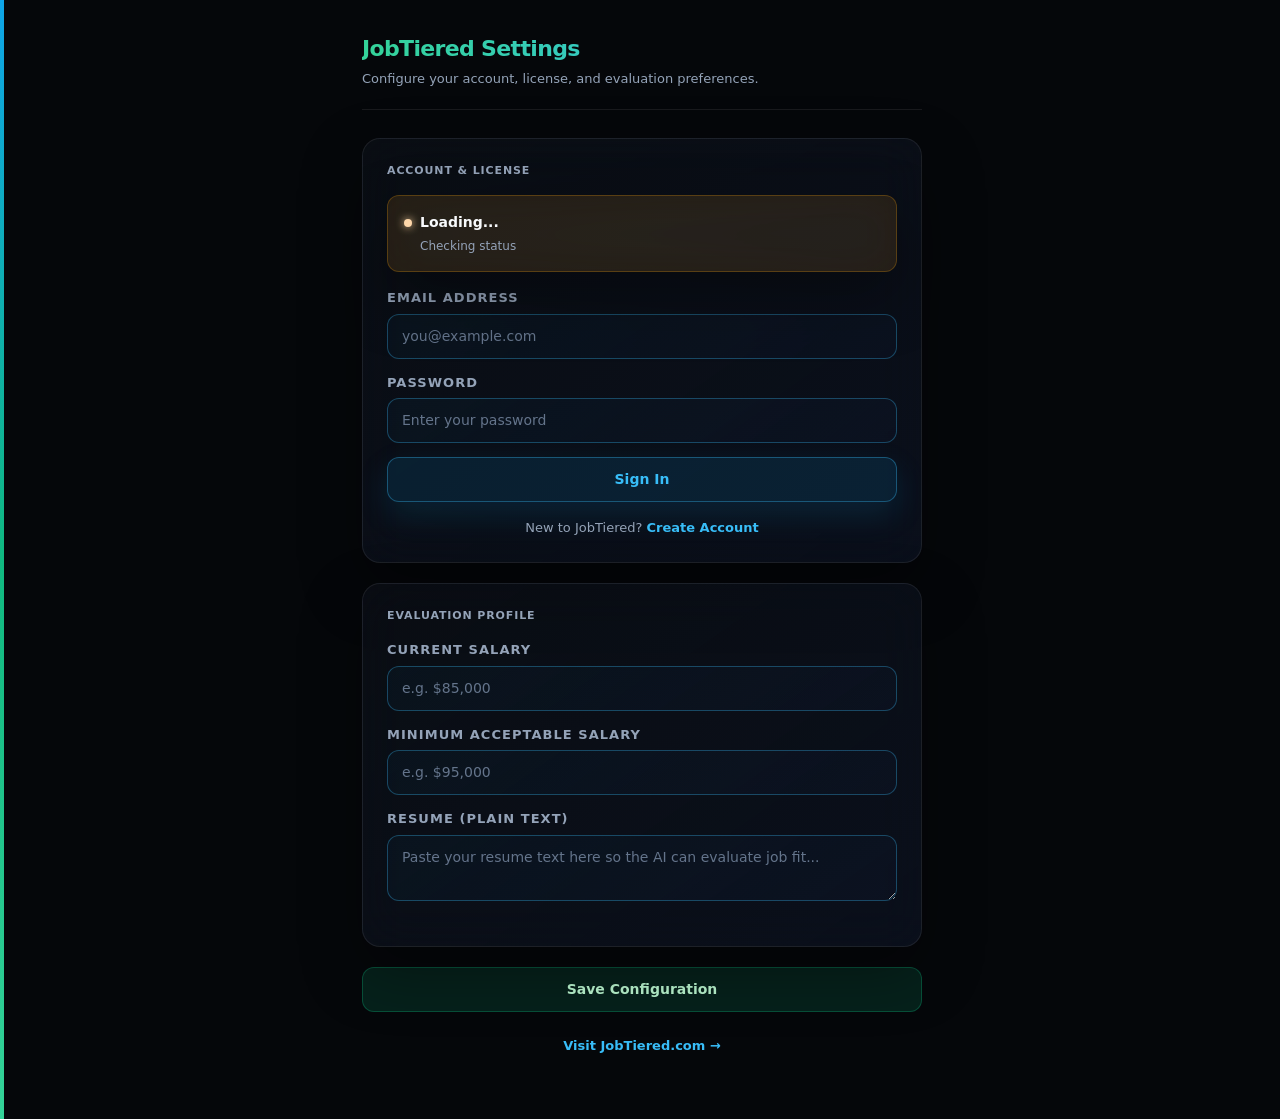
<file: extension/options.html>
<!DOCTYPE html>
<html lang="en">
<head>
<meta charset="UTF-8">
<meta name="viewport" content="width=device-width, initial-scale=1.0">
<title>JobTiered Settings</title>
<link rel="stylesheet" href="styles.css">
</head>
<body class="options-page">

<div class="container">
  <div class="page-header">
    <h1>JobTiered Settings</h1>
    <p>Configure your account, license, and evaluation preferences.</p>
  </div>

  <div id="errBanner"></div>

  <div class="glass">
    <span class="section-label">Account &amp; License</span>

    <div id="licenseStatusBox" class="status-box none">
      <div class="status-indicator">
        <span class="status-dot"></span>
        <span class="status-title" id="licenseStatusText">Loading...</span>
      </div>
      <span class="status-sub" id="licenseStatusSub">Checking status</span>
    </div>

    <div id="subscriptionSection">
      <div id="onboardingBanner">
        <span class="ob-title">Welcome to JobTiered</span>
        <span class="ob-sub">Your account is ready. Pick a plan below to unlock all AI-powered features.</span>
      </div>

      <div id="loginForm">
        <label for="loginEmail">Email Address</label>
        <input type="email" id="loginEmail" placeholder="you@example.com" autocomplete="email">
        <label for="loginPassword">Password</label>
        <input type="password" id="loginPassword" placeholder="Enter your password" autocomplete="current-password">
        <button class="btn-primary" id="loginBtn">Sign In</button>
        <p class="auth-switch-link">New to JobTiered? <a id="showSignupLink" href="#">Create Account</a></p>
      </div>

      <div id="signupForm" style="display: none;">
        <div class="signup-header">
          <span>Create Your Account</span>
          <small>Join JobTiered and start evaluating jobs smarter.</small>
        </div>
        <label for="signupEmail">Email Address</label>
        <input type="email" id="signupEmail" placeholder="you@example.com" autocomplete="email">
        <label for="signupPassword">Password</label>
        <input type="password" id="signupPassword" placeholder="At least 8 characters" autocomplete="new-password">
        <label for="signupConfirmPassword">Confirm Password</label>
        <input type="password" id="signupConfirmPassword" placeholder="Repeat your password" autocomplete="new-password">
        <button class="btn-primary" id="signupBtn">Create Account</button>
        <p class="auth-switch-link">Already have an account? <a id="backToLoginLink" href="#">Sign In</a></p>
      </div>

      <div id="loggedInView" style="display: none;">
        <div class="user-info">
          <div class="user-info-left">Signed in as <strong id="userEmail"></strong></div>
        </div>
        <button class="btn-secondary" id="logoutBtn">Sign Out</button>
        <button class="btn-secondary btn-gap" id="refreshStatusBtn">Refresh License Status</button>
      </div>

      <div id="purchaseOptions" style="display: none; flex-direction: column; margin-top: 14px;">
        <span class="plan-label">Choose a Plan</span>
        <button class="btn-primary" id="buySubBtn">Get Pro Subscription &mdash; $9.99/mo</button>
        <button class="btn-secondary btn-gap" id="buyByokBtn">BYOK License &mdash; One-time $19</button>
        <div class="byok-note">
          <p>BYOK does NOT include API credits or an API key.</p>
          <p>
            You <strong>must provide your own OpenRouter API key</strong> separately.
            The BYOK plan only unlocks the extension interface &mdash; all AI calls will be billed directly to your OpenRouter account.
            If you want a fully bundled experience with no extra setup, choose the <strong>Pro Subscription</strong> above.
          </p>
        </div>
      </div>
    </div>

    <div id="byokSection" style="display: none;">
      <label for="apiKey">OpenRouter API Key</label>
      <input type="password" id="apiKey" placeholder="sk-or-v1-..." autocomplete="off">
      <p class="byok-help">Your plan requires your own OpenRouter API key. Get one at <a href="https://openrouter.ai/keys" target="_blank">openrouter.ai/keys</a></p>
    </div>
  </div>

  <div class="glass">
    <span class="section-label">Evaluation Profile</span>

    <label for="currentSalary">Current Salary</label>
    <input type="text" id="currentSalary" placeholder="e.g. $85,000">

    <label for="minSalary">Minimum Acceptable Salary</label>
    <input type="text" id="minSalary" placeholder="e.g. $95,000">

    <label for="resumeText">Resume (Plain Text)</label>
    <textarea id="resumeText" placeholder="Paste your resume text here so the AI can evaluate job fit..."></textarea>
  </div>

  <button class="btn-save" id="saveSettings">Save Configuration</button>

  <div class="glass danger-zone" id="dangerZone" style="display: none; margin-top: 20px;">
    <span class="section-label">Danger Zone</span>
    <p>These actions are permanent and cannot be undone. Cancel your subscription or permanently delete your account and all associated data.</p>
    <div class="danger-actions">
      <button class="btn-danger-outline" id="cancelSubBtn">Cancel Subscription</button>
      <button class="btn-danger-solid" id="deleteAccountBtn">Delete Account</button>
    </div>
  </div>

  <div class="footer-link">
    <a href="https://jobtiered.com/" target="_blank">Visit JobTiered.com &rarr;</a>
  </div>
</div>

<div id="toast"></div>

<div class="confirm-overlay" id="deleteConfirmOverlay">
  <div class="confirm-dialog">
    <h3>Delete your account?</h3>
    <p>This will permanently remove your account, cancel any active subscription, and delete all associated data. This action cannot be reversed.</p>
    <div class="confirm-actions">
      <button class="btn-secondary" id="deleteConfirmCancel">Go Back</button>
      <button class="btn-danger-solid" id="deleteConfirmProceed">Delete Account</button>
    </div>
  </div>
</div>

<script src="options.js"></script>
</body>
</html>
</file>
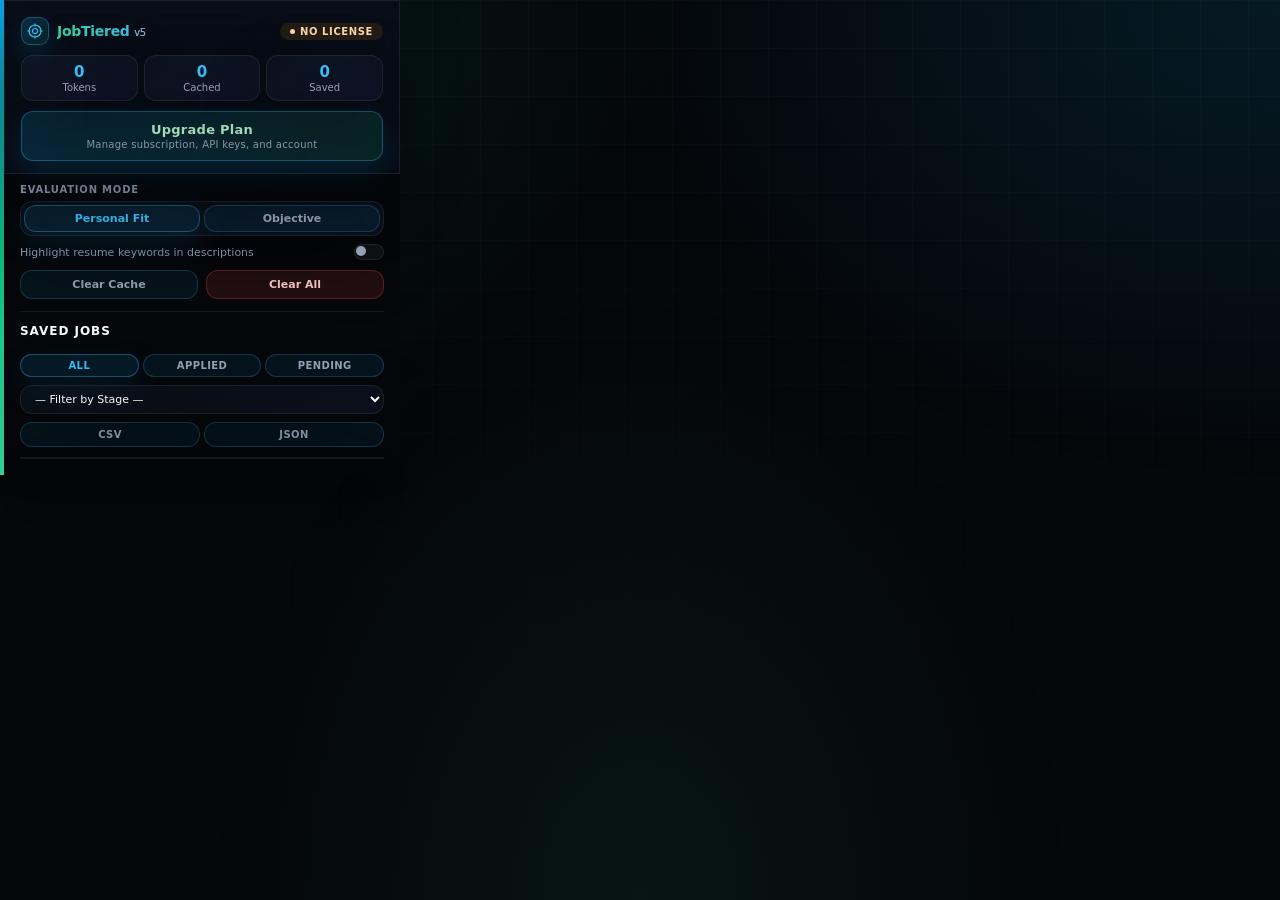
<file: extension/popup.html>
<!DOCTYPE html>
<html>
<head>
  <meta charset="UTF-8">
  <title>JobTiered</title>
  <link rel="stylesheet" href="styles.css">
</head>
<body class="popup-page">

  <div class="header">
    <div class="header-top">
      <div class="logo">
        <div class="logo-icon"><svg width="16" height="16" viewBox="0 0 16 16" fill="none" xmlns="http://www.w3.org/2000/svg"><circle cx="8" cy="8" r="6" stroke="#4a9eff" stroke-width="1.2"/><circle cx="8" cy="8" r="2.5" stroke="#4a9eff" stroke-width="1.2"/><line x1="8" y1="0.5" x2="8" y2="3.5" stroke="#4a9eff" stroke-width="1.2"/><line x1="8" y1="12.5" x2="8" y2="15.5" stroke="#4a9eff" stroke-width="1.2"/><line x1="0.5" y1="8" x2="3.5" y2="8" stroke="#4a9eff" stroke-width="1.2"/><line x1="12.5" y1="8" x2="15.5" y2="8" stroke="#4a9eff" stroke-width="1.2"/></svg></div>
        <div>
          <div class="logo-text"><a href="https://jobtiered.com/" target="_blank">JobTiered</a> <span class="logo-version">v5</span></div>
        </div>
      </div>
      <div id="licensePill" class="license-pill none" title="Click to manage license">
        <div class="dot"></div>
        <span id="licenseLabel">No License</span>
      </div>
    </div>

    <div class="stat-row">
      <div class="stat-card">
        <div class="stat-val" id="apiTokens">0</div>
        <div class="stat-lbl">Tokens</div>
      </div>
      <div class="stat-card">
        <div class="stat-val" id="cacheCount">0</div>
        <div class="stat-lbl">Cached</div>
      </div>
      <div class="stat-card">
        <div class="stat-val" id="savedCount">0</div>
        <div class="stat-lbl">Saved</div>
      </div>
    </div>
    <button class="upgrade-cta" id="upgradePlan">
      <span id="ctaLabel">Upgrade Plan</span>
      <span class="cta-sub" id="ctaSub">Manage subscription, API keys, and account</span>
    </button>
  </div>

  <div class="mode-section">
    <div class="mode-label">Evaluation Mode</div>
    <div class="mode-toggle">
      <button class="mode-btn active" id="modePersonal">Personal Fit</button>
      <button class="mode-btn" id="modeObjective">Objective</button>
    </div>
  </div>

  <div class="toggle-row">
    <span class="toggle-label">Highlight resume keywords in descriptions</span>
    <label class="toggle-switch">
      <input type="checkbox" id="keywordHighlight">
      <div class="toggle-track"></div>
      <div class="toggle-thumb"></div>
    </label>
  </div>

  <div class="actions-section">
    <button class="act-btn" id="clearCache">Clear Cache</button>
    <button class="act-btn danger" id="clearSaved">Clear All</button>
  </div>

  <div class="divider"></div>

  <div class="saved-section">
    <div class="saved-header">
      <span class="saved-title">Saved Jobs</span>
      <span class="saved-count" id="savedCountLabel"></span>
    </div>
    <div class="sync-status" id="syncStatus"></div>

    <div class="filter-tabs">
      <button class="filter-tab active" id="filterAll">All</button>
      <button class="filter-tab" id="filterApplied">Applied</button>
      <button class="filter-tab" id="filterPending">Pending</button>
    </div>

    <select id="pipelineFilter" class="pipeline-select">
      <option value="">— Filter by Stage —</option>
      <option value="saved">Saved</option>
      <option value="applied">Applied</option>
      <option value="offer">Offer</option>
      <option value="rejected">Rejected</option>
    </select>

    <div class="export-row">
      <button class="export-btn" id="exportCsv">CSV</button>
      <button class="export-btn" id="exportJson">JSON</button>
    </div>

    <div id="savedJobsList"></div>

    <div id="coverLetterPanel" class="gen-panel">
      <div class="panel-title" id="coverLetterTitle">Cover Letter</div>
      <textarea id="coverLetterText" readonly></textarea>
      <div class="panel-actions">
        <button class="act-btn" id="copyCoverLetter">Copy</button>
        <button class="act-btn" id="closeCoverLetter">Close</button>
      </div>
    </div>

    <div id="tweakResumePanel" class="gen-panel">
      <div class="panel-title" id="tweakResumeTitle">Tweak Resume</div>
      <textarea id="tweakResumeText" readonly></textarea>
      <div class="panel-actions">
        <button class="act-btn" id="copyTweakResume">Copy</button>
        <button class="act-btn" id="closeTweakResume">Close</button>
      </div>
    </div>

    <div id="interviewPanel" class="gen-panel">
      <div class="panel-title" id="interviewTitle">Interview Questions</div>
      <textarea id="interviewText" readonly></textarea>
      <div class="panel-actions">
        <button class="act-btn" id="copyInterview">Copy</button>
        <button class="act-btn" id="closeInterview">Close</button>
      </div>
    </div>
  </div>

  <script src="popup.js"></script>
  <script src="popup-patch.js"></script>
</body>
</html>
</file>
<file: extension/styles.css>
:root {
  --bg: #05070a;
  --panel: rgba(15, 23, 42, 0.62);
  --panel-strong: rgba(15, 23, 42, 0.84);
  --glass: rgba(15, 23, 42, 0.54);
  --glass-border: rgba(255, 255, 255, 0.08);
  --glass-hover: rgba(14, 165, 233, 0.11);
  --border: rgba(255, 255, 255, 0.08);
  --border2: rgba(56, 189, 248, 0.32);
  --text: #f8fafc;
  --text-muted: #94a3b8;
  --text-dim: #64748b;
  --accent: #38bdf8;
  --accent-glow: rgba(56, 189, 248, 0.24);
  --green: #34d399;
  --red: #ef4444;
  --gold: #f59e0b;
  --orange: #fb923c;
  --grad: linear-gradient(135deg, #0ea5e9, #10b981 50%, #34d399);
  --gradText: linear-gradient(to right, #34d399, #38bdf8);
  --shadow: 0 24px 60px rgba(0, 0, 0, 0.34);
  --shadow-sm: 0 12px 32px rgba(14, 165, 233, 0.14);
  --radius: 18px;
  --radius-sm: 12px;
}

*, *::before, *::after {
  box-sizing: border-box;
  margin: 0;
  padding: 0;
}

html,
body {
  background: var(--bg);
  color: var(--text);
}

body {
  font-family: 'Plus Jakarta Sans', system-ui, -apple-system, BlinkMacSystemFont, 'Segoe UI', sans-serif;
  scrollbar-width: thin;
  scrollbar-color: rgba(56, 189, 248, 0.32) transparent;
  border-left: 4px solid transparent;
  border-image: linear-gradient(180deg, #0ea5e9, #10b981 50%, #34d399) 1;
  -webkit-font-smoothing: antialiased;
}

body.popup-page {
  width: 400px;
  min-height: 200px;
  max-height: 620px;
  overflow-y: auto;
  overflow-x: hidden;
  font-size: 13px;
}

body.options-page {
  min-height: 100vh;
  padding: 32px 16px 64px;
  line-height: 1.5;
}

body::before {
  content: '';
  position: fixed;
  inset: 0;
  background:
    radial-gradient(at 0% 0%, rgba(16, 185, 129, 0.16), transparent 38%),
    radial-gradient(at 100% 0%, rgba(14, 165, 233, 0.12), transparent 38%),
    radial-gradient(at 50% 100%, rgba(52, 211, 153, 0.07), transparent 48%);
  z-index: -2;
  pointer-events: none;
}

body::after {
  content: '';
  position: fixed;
  inset: 0;
  background-image:
    linear-gradient(rgba(255, 255, 255, 0.025) 1px, transparent 1px),
    linear-gradient(90deg, rgba(255, 255, 255, 0.025) 1px, transparent 1px);
  background-size: 48px 48px;
  mask-image: linear-gradient(to bottom, rgba(0, 0, 0, 0.85), transparent);
  z-index: -1;
  pointer-events: none;
}

body::-webkit-scrollbar,
#savedJobsList::-webkit-scrollbar {
  width: 4px;
  height: 4px;
}

body::-webkit-scrollbar-track,
#savedJobsList::-webkit-scrollbar-track {
  background: transparent;
}

body::-webkit-scrollbar-thumb,
#savedJobsList::-webkit-scrollbar-thumb {
  background: rgba(56, 189, 248, 0.28);
  border-radius: 999px;
}

button,
input,
select,
textarea {
  font: inherit;
}

button {
  border: 1px solid transparent;
  cursor: pointer;
  outline: none;
}

.options-page button {
  width: 100%;
  padding: 11px 16px;
  font-size: 14px;
}

button:disabled {
  opacity: 0.5;
  cursor: not-allowed;
  transform: none;
}

input,
select,
textarea,
.pipeline-select,
.stage-select {
  width: 100%;
  color: var(--text);
  background: linear-gradient(145deg, rgba(14, 165, 233, 0.04), rgba(15, 23, 42, 0.38));
  border: 1px solid var(--border2);
  border-radius: 12px;
  outline: none;
}

.options-page input,
.options-page textarea {
  padding: 11px 14px;
  margin-bottom: 14px;
  min-height: 44px;
  font-size: 14px;
}

textarea {
  resize: vertical;
  min-height: 100px;
}

input:focus,
select:focus,
textarea:focus,
.pipeline-select:focus,
.stage-select:focus {
  border-color: var(--accent);
  box-shadow: 0 0 0 3px rgba(56, 189, 248, 0.13);
}

input::placeholder,
textarea::placeholder {
  color: var(--text-dim);
}

select option {
  background: #0f172a;
  color: var(--text);
}

label,
.mode-label,
.section-label,
.saved-title,
.panel-title,
.plan-label {
  color: var(--text-muted);
  font-weight: 800;
  text-transform: uppercase;
  letter-spacing: 0.08em;
}

.options-page label {
  display: block;
  font-size: 13px;
  margin-bottom: 6px;
}

.container {
  max-width: 560px;
  margin: 0 auto;
}

.page-header {
  margin-bottom: 28px;
  padding-bottom: 20px;
  border-bottom: 1px solid var(--border);
}

.page-header h1 {
  font-size: 22px;
  font-weight: 800;
  letter-spacing: -0.03em;
}

.page-header p {
  font-size: 13px;
  margin-top: 4px;
}

.header,
.glass,
.job-item,
.stat-card,
.mode-toggle,
.pipeline-select,
.gen-panel textarea,
#savedJobsList,
.status-box,
.confirm-dialog,
#toast,
#errBanner,
#onboardingBanner {
  background: linear-gradient(145deg, rgba(30, 41, 59, 0.2), rgba(15, 23, 42, 0.54));
  border: 1px solid var(--border);
  box-shadow: var(--shadow);
  backdrop-filter: blur(24px);
  -webkit-backdrop-filter: blur(24px);
}

.header {
  padding: 16px 16px 12px;
  background: rgba(15, 23, 42, 0.42);
  border-bottom: 1px solid var(--border);
  position: sticky;
  top: 0;
  z-index: 10;
}

.header-top {
  display: flex;
  align-items: center;
  justify-content: space-between;
  margin-bottom: 10px;
}

.logo {
  display: flex;
  align-items: center;
  gap: 8px;
}

.logo-icon {
  width: 28px;
  height: 28px;
  border-radius: 9px;
  background: linear-gradient(135deg, rgba(14, 165, 233, 0.22), rgba(16, 185, 129, 0.12));
  border: 1px solid var(--border2);
  box-shadow: 0 10px 26px rgba(14, 165, 233, 0.18);
  display: flex;
  align-items: center;
  justify-content: center;
}

.logo-icon svg circle,
.logo-icon svg line {
  stroke: var(--accent);
}

.logo-text,
.page-header h1,
.signup-header span {
  background: var(--gradText);
  -webkit-background-clip: text;
  background-clip: text;
  -webkit-text-fill-color: transparent;
}

.logo-text {
  font-size: 14px;
  font-weight: 800;
  letter-spacing: -0.02em;
}

.logo-text a {
  color: inherit;
  text-decoration: none;
}

.logo-version {
  color: var(--text-muted);
  -webkit-text-fill-color: var(--text-muted);
  font-size: 10px;
  font-weight: 500;
}

.glass {
  border-radius: var(--radius);
  padding: 24px;
  margin-bottom: 20px;
  transition: border-color 0.3s ease;
}

.glass:hover {
  border-color: rgba(56, 189, 248, 0.22);
}

.section-label {
  display: block;
  font-size: 11px;
  margin-bottom: 16px;
}

.page-header p,
.status-sub,
.auth-switch-link,
.glass p,
.job-meta,
.job-pay,
.sync-status,
.saved-count,
.stat-card .stat-lbl,
.toggle-label,
.cta-sub,
.footer-link a,
.signup-header small,
.user-info-left {
  color: var(--text-muted);
}

.stat-row {
  display: grid;
  grid-template-columns: 1fr 1fr 1fr;
  gap: 6px;
}

.stat-card {
  border-radius: var(--radius-sm);
  padding: 7px 8px;
  text-align: center;
}

.stat-card .stat-val,
#apiTokens,
#cacheCount,
#savedCount {
  color: var(--accent);
  font-size: 15px;
  font-weight: 800;
  font-variant-numeric: tabular-nums;
}

.stat-card .stat-lbl {
  font-size: 10px;
  margin-top: 1px;
}

.mode-section {
  padding: 10px 16px 0;
}

.mode-label {
  font-size: 10px;
  margin-bottom: 6px;
}

.mode-toggle {
  display: flex;
  gap: 4px;
  border-radius: var(--radius-sm);
  padding: 3px;
}

.mode-btn,
.act-btn,
.export-btn,
.job-act-btn,
.filter-tab,
.btn-primary,
.btn-secondary,
.btn-save,
.btn-danger-outline,
.btn-danger-solid,
.upgrade-cta {
  border-radius: 12px;
  font-weight: 800;
  transition: transform 0.16s ease, border-color 0.16s ease, background 0.16s ease, box-shadow 0.16s ease;
}

.mode-btn {
  flex: 1;
  padding: 6px 4px;
  font-size: 11px;
  white-space: nowrap;
}

button:hover,
.mode-btn:hover,
.act-btn:hover,
.export-btn:hover,
.job-act-btn:hover,
.filter-tab:hover,
.btn-primary:hover,
.btn-secondary:hover,
.btn-save:hover,
.btn-danger-outline:hover,
.btn-danger-solid:hover,
.upgrade-cta:hover {
  transform: translateY(-1px);
}

.mode-btn.active,
.filter-tab.active,
.job-act-btn.primary,
.btn-primary,
.upgrade-cta {
  background: rgba(14, 165, 233, 0.12);
  border: 1px solid rgba(56, 189, 248, 0.35);
  color: var(--accent);
  box-shadow: var(--shadow-sm);
}

.btn-save,
.job-act-btn.success {
  color: #bbf7d0;
  background: rgba(16, 185, 129, 0.15);
  border-color: rgba(16, 185, 129, 0.3);
}

.btn-save {
  font-size: 15px;
  padding: 14px;
}

.act-btn,
.export-btn,
.job-act-btn,
.btn-secondary,
.mode-btn,
.filter-tab {
  background: rgba(14, 165, 233, 0.08);
  border: 1px solid rgba(56, 189, 248, 0.22);
  color: var(--text-muted);
}

.act-btn:hover,
.export-btn:hover,
.job-act-btn:hover,
.btn-secondary:hover,
.mode-btn:hover,
.filter-tab:hover {
  background: rgba(14, 165, 233, 0.15);
  border-color: rgba(56, 189, 248, 0.42);
  color: var(--text);
}

.act-btn.danger,
.job-act-btn.danger-sm,
.btn-danger-outline,
.btn-danger-solid {
  color: #fecaca;
  background: rgba(239, 68, 68, 0.12);
  border-color: rgba(239, 68, 68, 0.32);
}

.actions-section {
  padding: 10px 16px 0;
  display: flex;
  gap: 8px;
}

.act-btn {
  flex: 1;
  padding: 7px 6px;
  font-size: 11px;
  white-space: nowrap;
  overflow: hidden;
  text-overflow: ellipsis;
}

.upgrade-cta {
  display: block;
  width: 100%;
  padding: 10px 14px;
  margin-top: 10px;
  background: linear-gradient(135deg, rgba(14, 165, 233, 0.18), rgba(16, 185, 129, 0.15));
  border-color: rgba(56, 189, 248, 0.35);
  color: #bbf7d0;
  font-size: 13px;
  text-align: center;
  letter-spacing: 0.02em;
}

.upgrade-cta .cta-sub {
  display: block;
  font-size: 10px;
  font-weight: 500;
  margin-top: 2px;
}

.toggle-row {
  padding: 8px 16px 0;
  display: flex;
  align-items: center;
  justify-content: space-between;
}

.toggle-label {
  font-size: 11px;
}

.toggle-switch {
  position: relative;
  width: 30px;
  height: 16px;
  cursor: pointer;
}

.toggle-switch input {
  opacity: 0;
  width: 0;
  height: 0;
}

.toggle-track {
  position: absolute;
  inset: 0;
  border-radius: 999px;
  background: rgba(255, 255, 255, 0.045);
  border: 1px solid var(--border);
  transition: all 0.2s;
}

.toggle-switch input:checked + .toggle-track {
  background: rgba(16, 185, 129, 0.24);
  border-color: rgba(52, 211, 153, 0.42);
}

.toggle-thumb {
  position: absolute;
  top: 2px;
  left: 2px;
  width: 10px;
  height: 10px;
  border-radius: 50%;
  background: var(--text-muted);
  transition: all 0.2s;
}

.toggle-switch input:checked ~ .toggle-thumb {
  left: 16px;
  background: var(--green);
}

.divider {
  height: 1px;
  background: var(--border);
  margin: 12px 16px 0;
}

.saved-section {
  padding: 12px 16px 16px;
}

.saved-header {
  display: flex;
  align-items: center;
  justify-content: space-between;
  margin-bottom: 8px;
}

.saved-title {
  font-size: 12px;
  color: var(--text);
}

.saved-count {
  font-size: 10px;
}

.sync-status {
  font-size: 10px;
  text-align: center;
  padding: 4px 0;
}

.filter-tabs,
.export-row {
  display: flex;
  gap: 4px;
  margin-bottom: 8px;
}

.export-row {
  margin-bottom: 10px;
}

.filter-tab,
.export-btn {
  flex: 1;
  padding: 5px 4px;
  font-size: 10px;
  text-transform: uppercase;
  letter-spacing: 0.04em;
}

.export-btn {
  padding: 6px;
}

.pipeline-select {
  padding: 6px 10px;
  margin-bottom: 8px;
  font-size: 11px;
  cursor: pointer;
}

#savedJobsList {
  max-height: 280px;
  overflow-y: auto;
  border-radius: var(--radius-sm);
}

.job-item {
  border-radius: var(--radius);
  padding: 10px 11px;
  margin-bottom: 6px;
  transition: border-color 0.2s, background 0.2s;
}

.job-item:hover {
  background: rgba(14, 165, 233, 0.08);
  border-color: rgba(56, 189, 248, 0.22);
}

.job-item:last-child {
  margin-bottom: 0;
}

.job-header {
  display: flex;
  align-items: flex-start;
  gap: 7px;
  margin-bottom: 3px;
}

.tier-badge,
.license-pill,
.plan-badge,
.job-stage-badge {
  border-radius: 999px;
  font-weight: 900;
}

.tier-badge {
  flex-shrink: 0;
  display: inline-block;
  padding: 1px 7px;
  font-size: 10px;
  letter-spacing: 0.06em;
  margin-top: 1px;
}

.job-title {
  flex: 1;
  font-size: 12px;
  font-weight: 700;
  color: var(--text);
  line-height: 1.35;
}

.job-title a {
  color: inherit;
  text-decoration: none;
}

.job-title a:hover,
.auth-switch-link a,
.footer-link a {
  color: var(--accent);
}

.job-meta,
.job-pay {
  font-size: 11px;
  line-height: 1.4;
}

.job-meta {
  margin-bottom: 4px;
}

.job-stage-badge {
  display: inline-block;
  padding: 1px 6px;
  font-size: 10px;
  margin-left: 4px;
  border: 1px solid var(--border);
}

.job-actions {
  display: flex;
  gap: 4px;
  margin-top: 7px;
  flex-wrap: wrap;
}

.job-act-btn {
  padding: 4px 8px;
  font-size: 10px;
}

.stage-select {
  width: auto;
  padding: 3px 6px;
  font-size: 10px;
  cursor: pointer;
}

.empty-state {
  text-align: center;
  color: var(--text-dim);
  padding: 20px 0;
  font-size: 12px;
}

.gen-panel {
  display: none;
  margin-top: 10px;
}

.gen-panel .panel-title {
  font-size: 12px;
  color: var(--text);
  margin-bottom: 6px;
}

.gen-panel textarea {
  width: 100%;
  height: 180px;
  color: var(--text);
  font-size: 11px;
  padding: 10px;
  line-height: 1.5;
}

.gen-panel .panel-actions {
  display: flex;
  gap: 5px;
  margin-top: 6px;
}

.license-pill {
  display: inline-flex;
  align-items: center;
  gap: 5px;
  padding: 3px 10px;
  font-size: 10px;
  letter-spacing: 0.06em;
  text-transform: uppercase;
  cursor: pointer;
}

.license-pill .dot {
  width: 5px;
  height: 5px;
  border-radius: 50%;
  background: currentColor;
}

.license-pill.valid,
.plan-badge.sub,
.stage-offer,
.status-box.valid {
  background: rgba(16, 185, 129, 0.15);
  color: #bbf7d0;
  border-color: rgba(16, 185, 129, 0.3);
}

.license-pill.byok,
.plan-badge.byok,
.stage-applied,
.status-box.byok {
  background: rgba(14, 165, 233, 0.12);
  color: var(--accent);
  border-color: rgba(56, 189, 248, 0.35);
}

.license-pill.none,
.status-box.none,
.status-box.past_due {
  background: rgba(245, 158, 11, 0.11);
  color: #fed7aa;
  border-color: rgba(245, 158, 11, 0.25);
}

.license-pill.invalid,
.stage-rejected,
.status-box.invalid {
  background: rgba(239, 68, 68, 0.12);
  color: #fecaca;
  border-color: rgba(239, 68, 68, 0.32);
}

.status-box {
  padding: 16px;
  margin-bottom: 16px;
  border-radius: var(--radius-sm);
}

.status-indicator {
  display: flex;
  align-items: center;
  gap: 8px;
  margin-bottom: 4px;
}

.status-dot {
  width: 8px;
  height: 8px;
  border-radius: 50%;
  flex-shrink: 0;
  background: currentColor;
  box-shadow: 0 0 8px currentColor;
}

.status-title {
  color: var(--text);
  font-size: 14px;
  font-weight: 800;
}

.status-sub {
  display: block;
  font-size: 12px;
  margin-left: 16px;
}

.auth-switch-link {
  text-align: center;
  margin-top: 16px;
  font-size: 13px;
}

.auth-switch-link a,
.footer-link a {
  font-weight: 800;
  text-decoration: none;
}

.signup-header {
  text-align: center;
  margin-bottom: 20px;
  padding-bottom: 16px;
  border-bottom: 1px solid var(--border);
}

.signup-header span {
  display: block;
  font-size: 18px;
  font-weight: 800;
  margin-bottom: 4px;
}

.signup-header small {
  font-size: 13px;
}

#onboardingBanner {
  display: none;
  border-radius: var(--radius-sm);
  padding: 18px 16px;
  margin-bottom: 16px;
  text-align: center;
  border-color: rgba(56, 189, 248, 0.35);
}

#onboardingBanner .ob-title {
  display: block;
  color: var(--text);
  font-size: 15px;
  font-weight: 800;
  margin-bottom: 4px;
}

#onboardingBanner .ob-sub {
  display: block;
  color: var(--text-muted);
  font-size: 13px;
}

#purchaseOptions {
  gap: 0;
}

#purchaseOptions button {
  margin-bottom: 8px;
}

.plan-label {
  display: block;
  font-size: 11px;
  margin-bottom: 10px;
}

.byok-note {
  margin-top: 12px;
  padding: 14px 16px;
  background: rgba(245, 158, 11, 0.11);
  border: 1px solid rgba(245, 158, 11, 0.25);
  border-radius: var(--radius-sm);
}

.byok-note p:first-child {
  color: #fed7aa;
  font-size: 13px;
  font-weight: 800;
  margin-bottom: 6px;
}

.byok-note p:last-child,
.byok-help {
  color: var(--text-muted);
  font-size: 12px;
  line-height: 1.5;
}

.byok-note strong,
.byok-help a {
  color: #fed7aa;
}

.user-info {
  display: flex;
  align-items: center;
  justify-content: space-between;
  margin-bottom: 16px;
  padding-bottom: 14px;
  border-bottom: 1px solid var(--border);
}

.user-info-left {
  font-size: 13px;
}

.user-info-left strong {
  color: var(--text);
  font-weight: 800;
}

.btn-gap {
  margin-top: 8px;
}

.danger-zone {
  border-color: rgba(239, 68, 68, 0.24);
  background: rgba(239, 68, 68, 0.05);
}

.danger-zone .section-label {
  color: #fecaca;
}

.danger-zone p {
  font-size: 13px;
  line-height: 1.6;
  margin-bottom: 14px;
}

.danger-actions,
.confirm-actions {
  display: flex;
  gap: 10px;
}

.danger-actions button,
.confirm-actions button {
  flex: 1;
}

.confirm-overlay {
  position: fixed;
  inset: 0;
  display: none;
  align-items: center;
  justify-content: center;
  z-index: 300;
  background: rgba(0, 0, 0, 0.7);
  backdrop-filter: blur(8px);
  -webkit-backdrop-filter: blur(8px);
}

.confirm-overlay.visible {
  display: flex;
}

.confirm-dialog {
  width: 90%;
  max-width: 380px;
  border-radius: var(--radius);
  padding: 28px;
}

.confirm-dialog h3 {
  color: var(--text);
  font-size: 16px;
  font-weight: 800;
  margin-bottom: 8px;
}

.confirm-dialog p {
  color: var(--text-muted);
  font-size: 13px;
  line-height: 1.6;
  margin-bottom: 20px;
}

.plan-badge {
  display: inline-block;
  padding: 3px 10px;
  font-size: 11px;
  text-transform: uppercase;
  letter-spacing: 0.06em;
  margin-left: 8px;
  vertical-align: middle;
}

.footer-link {
  text-align: center;
  margin-top: 24px;
  font-size: 13px;
}

#toast {
  position: fixed;
  bottom: 24px;
  right: 24px;
  padding: 12px 20px;
  border-radius: var(--radius-sm);
  font-size: 13px;
  font-weight: 700;
  z-index: 200;
  opacity: 0;
  transform: translateY(12px);
  pointer-events: none;
  transition: opacity 0.3s ease, transform 0.3s ease;
}

#toast.visible {
  opacity: 1;
  transform: translateY(0);
  pointer-events: auto;
}

#toast.success {
  color: #bbf7d0;
  border-color: rgba(16, 185, 129, 0.3);
}

#toast.error,
#errBanner {
  color: #fecaca;
  background: rgba(239, 68, 68, 0.12);
  border-color: rgba(239, 68, 68, 0.32);
}

#errBanner {
  display: none;
  padding: 12px 16px;
  border-radius: var(--radius-sm);
  margin-bottom: 16px;
  font-size: 13px;
}

.tier-S {
  background: rgba(245, 158, 11, 0.16);
  color: #fbbf24;
  border: 1px solid rgba(245, 158, 11, 0.34);
}

.tier-A {
  background: rgba(16, 185, 129, 0.15);
  color: var(--green);
  border: 1px solid rgba(16, 185, 129, 0.34);
}

.tier-B {
  background: rgba(14, 165, 233, 0.14);
  color: var(--accent);
  border: 1px solid rgba(56, 189, 248, 0.34);
}

.tier-C {
  background: rgba(245, 158, 11, 0.11);
  color: #fed7aa;
  border: 1px solid rgba(245, 158, 11, 0.25);
}

.tier-D,
.tier-F {
  background: rgba(239, 68, 68, 0.12);
  color: #fecaca;
  border: 1px solid rgba(239, 68, 68, 0.32);
}

.empty-state {
  color: var(--text-dim);
}

@media (max-width: 520px) {
  body.popup-page {
    width: 100%;
  }

  body.options-page {
    padding: 22px 12px 42px;
  }

  .danger-actions,
  .confirm-actions {
    flex-direction: column;
  }
}
</file>
